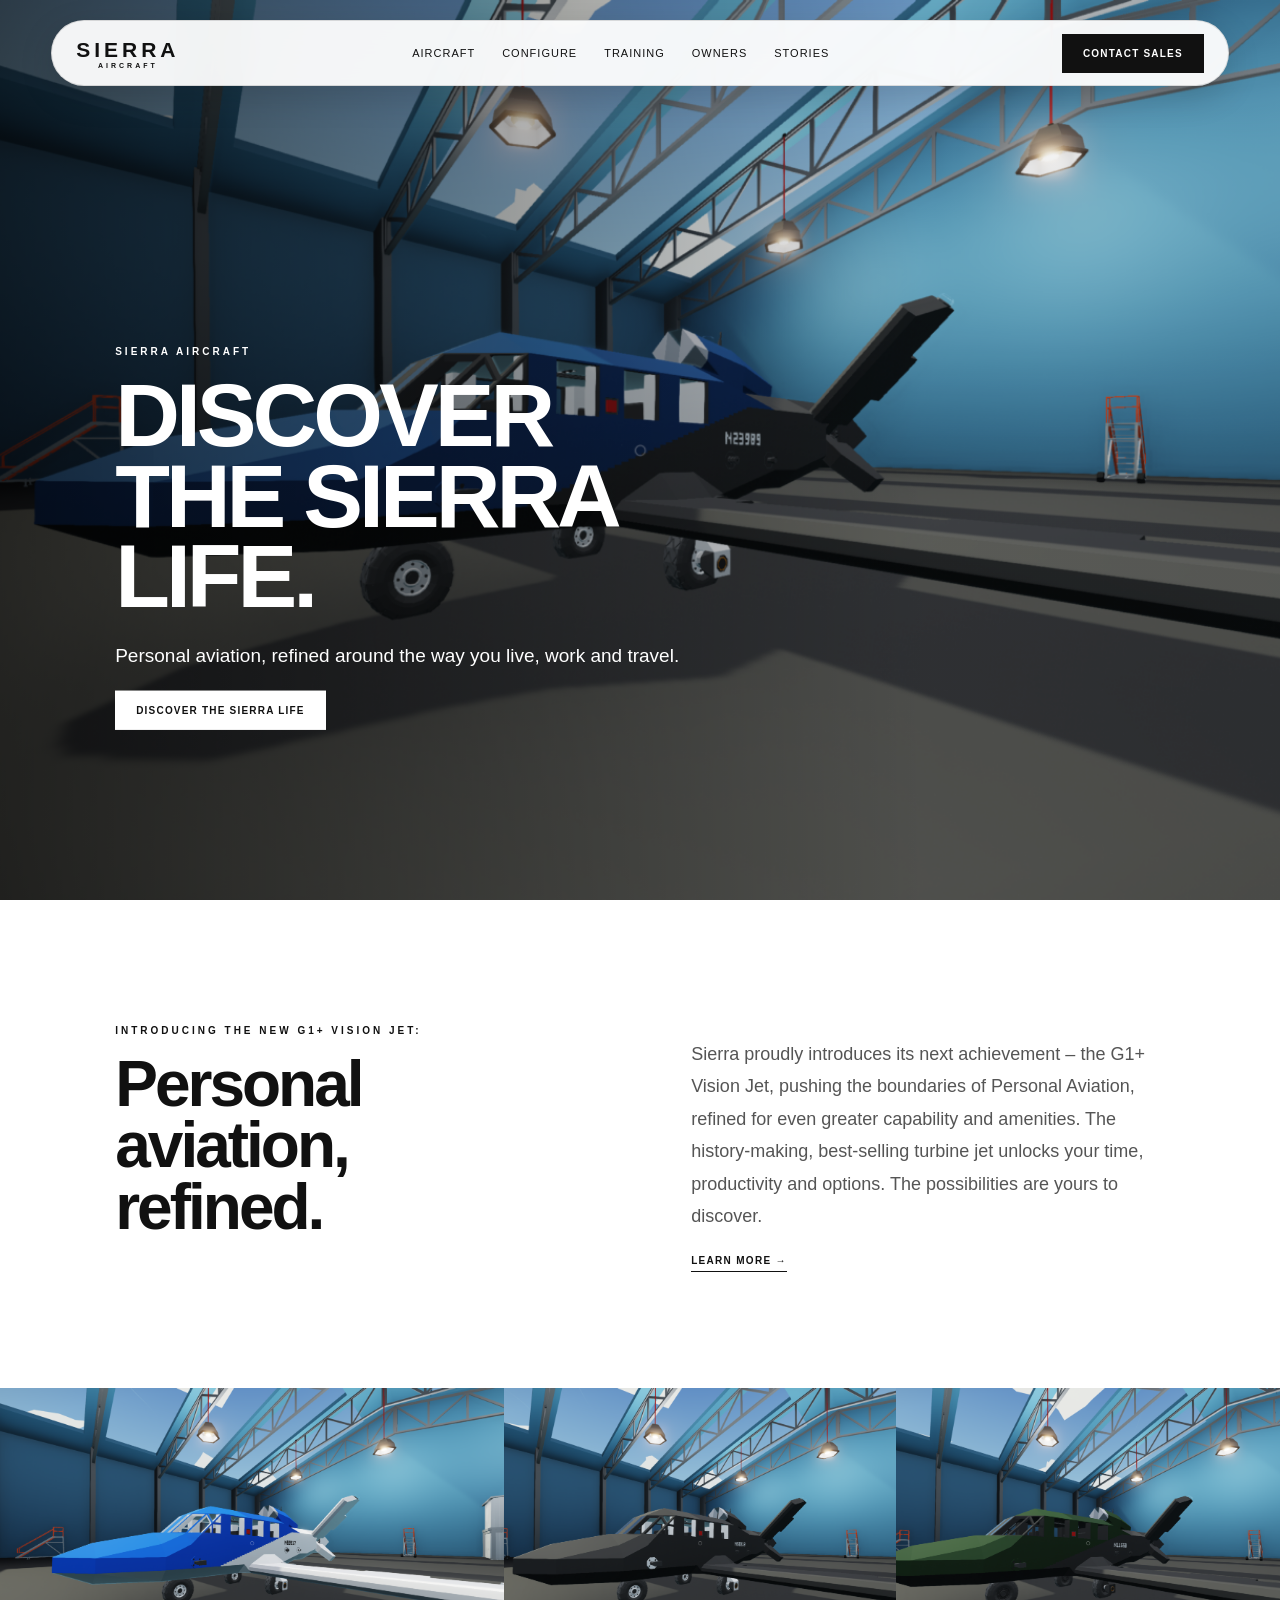
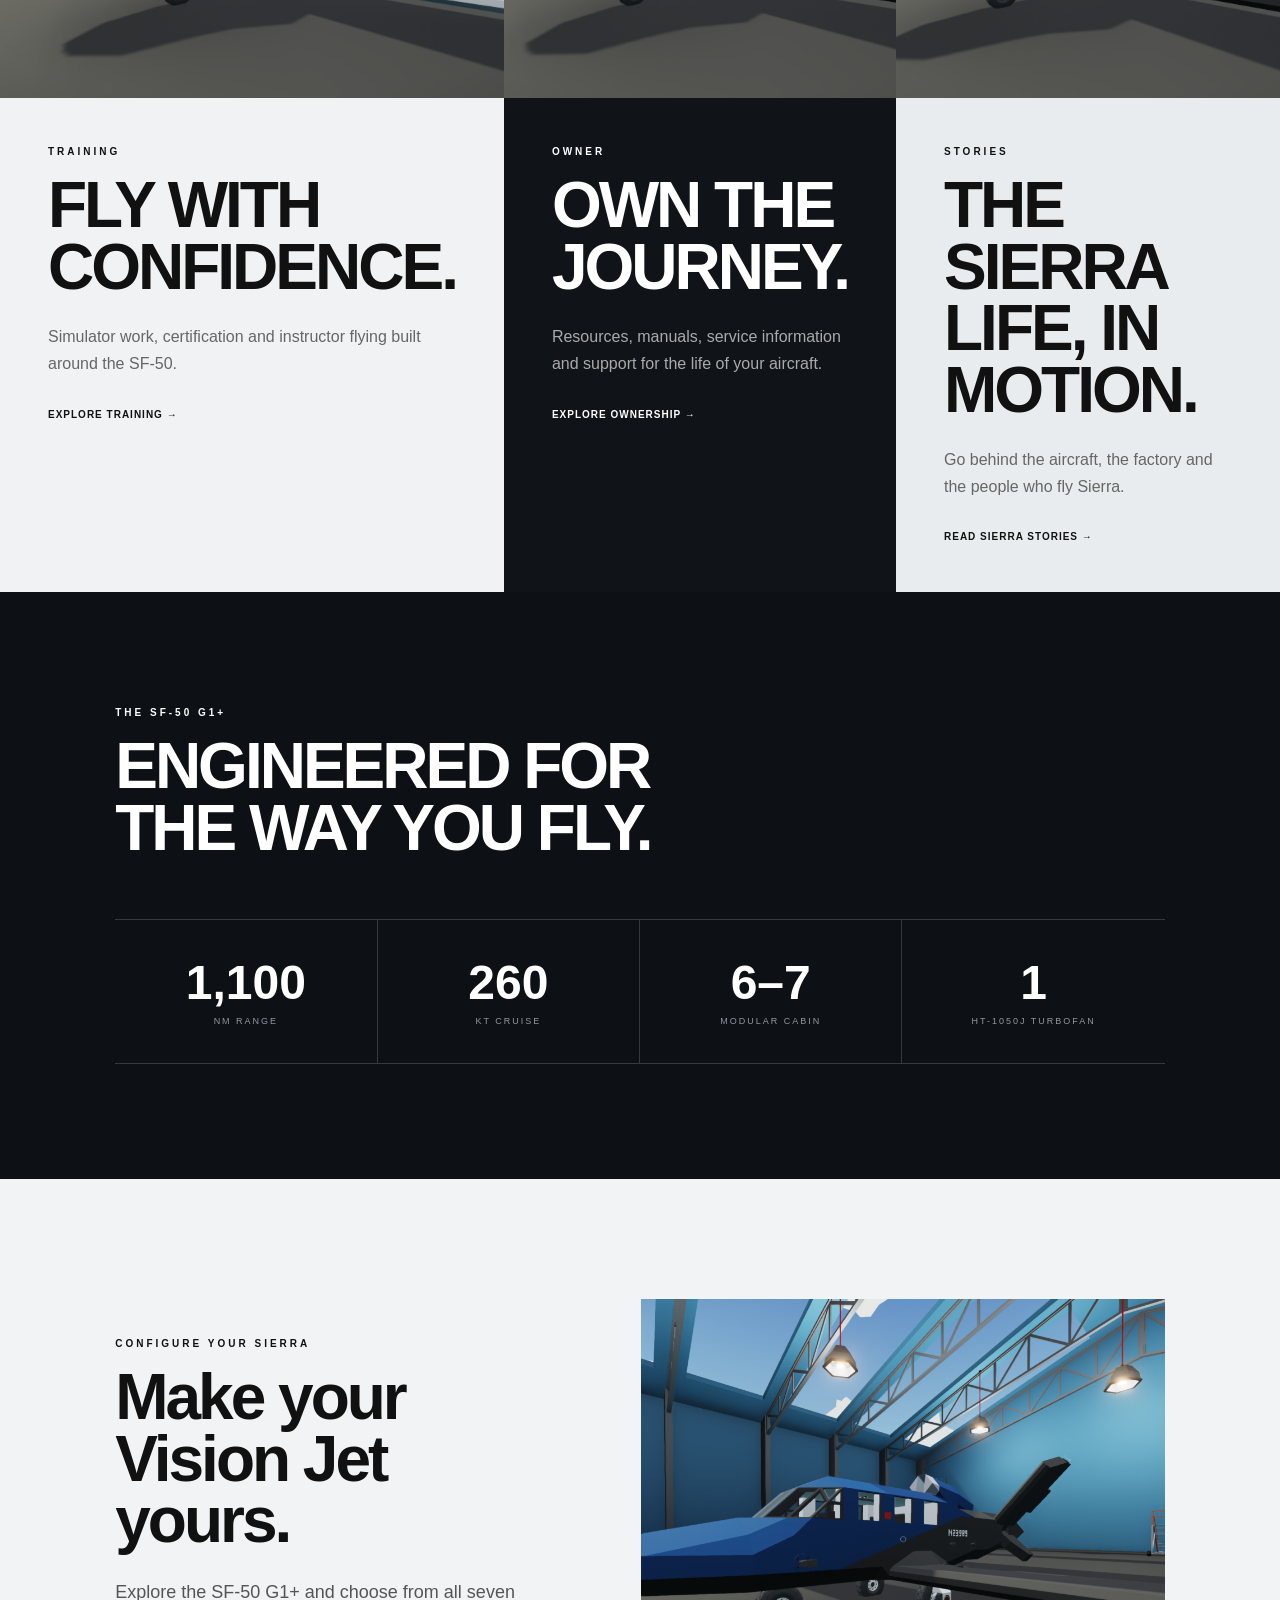
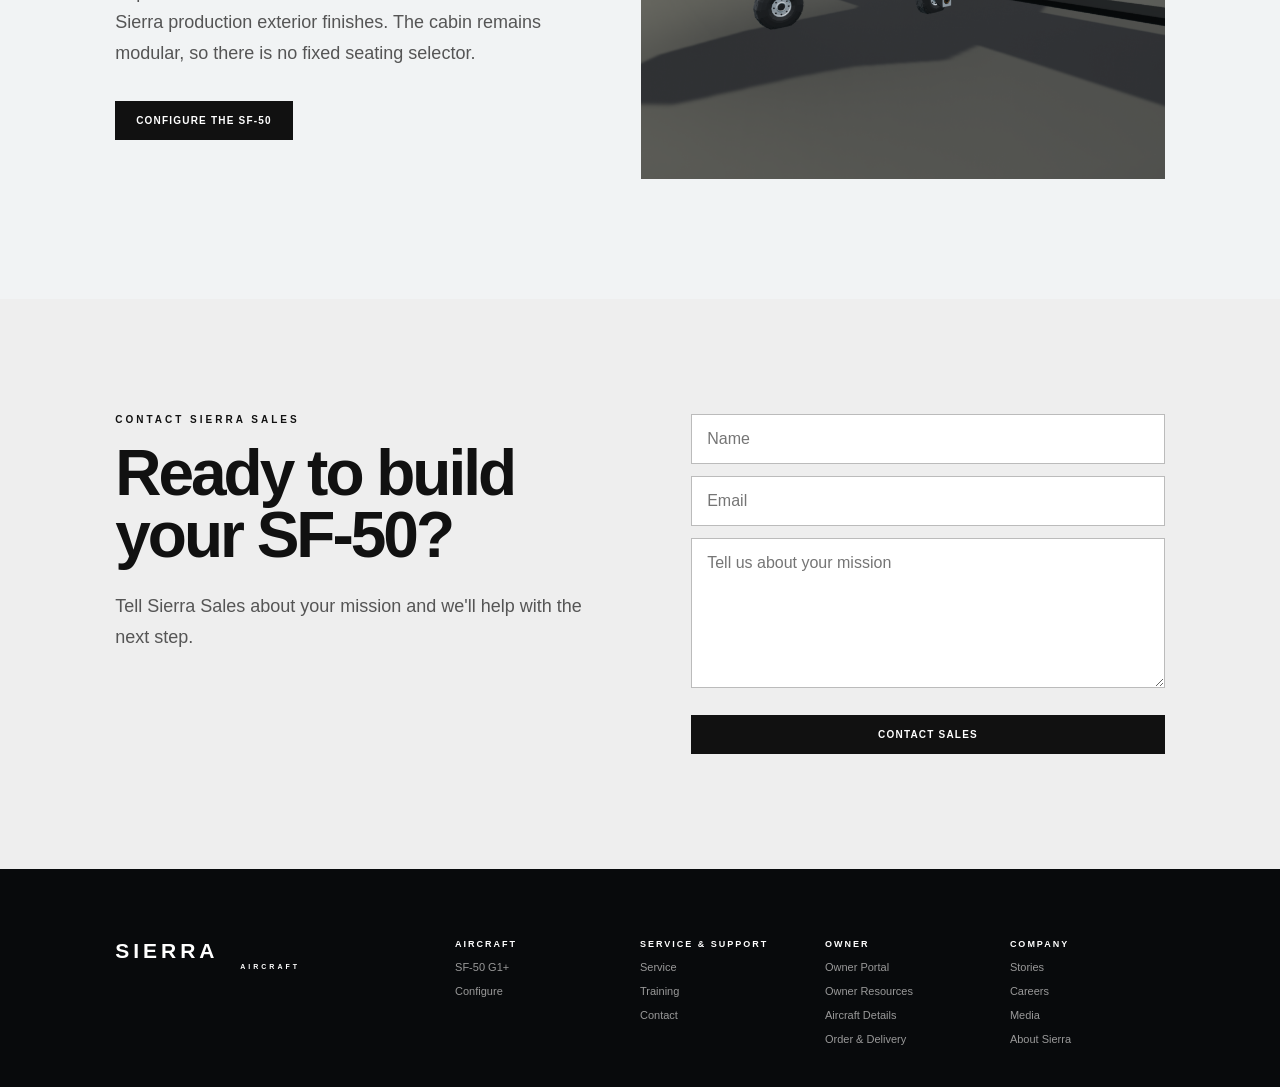
<file: index.html>
<!doctype html>
<html lang="en"><head><meta charset="utf-8"><meta name="viewport" content="width=device-width,initial-scale=1"><title>Sierra Aircraft | Discover the Sierra Life</title><link rel="stylesheet" href="styles.css"></head>
<body>
<header class="floatingHeader"><a class="logo" href="index.html">SIERRA <small>AIRCRAFT</small></a><nav><a href="aircraft.html">Aircraft</a><a href="configure.html">Configure</a><a href="training.html">Training</a><a href="owners.html">Owners</a><a href="stories.html">Stories</a></nav><a class="cta" href="#contact">Contact Sales</a></header>
<main>
<section class="hero lifeHero"><img src="Poseidon.png" alt="Sierra SF-50 G1+ Vision Jet"><div class="shade"></div><div class="heroText"><p class="eyebrow">SIERRA AIRCRAFT</p><h1>DISCOVER<br>THE SIERRA LIFE.</h1><span>Personal aviation, refined around the way you live, work and travel.</span><div><a class="btn light" href="#g1">DISCOVER THE SIERRA LIFE</a></div></div></section>

<section id="g1" class="intro g1Intro"><div><p class="eyebrow">INTRODUCING THE NEW G1+ VISION JET:</p><h2>Personal aviation,<br>refined.</h2></div><div><p>Sierra proudly introduces its next achievement – the G1+ Vision Jet, pushing the boundaries of Personal Aviation, refined for even greater capability and amenities. The history-making, best-selling turbine jet unlocks your time, productivity and options. The possibilities are yours to discover.</p><a class="textLink" href="aircraft.html">LEARN MORE →</a></div></section>

<section class="featureTiles">
<article><div class="tileImage tileTraining"></div><div><p class="eyebrow">TRAINING</p><h2>FLY WITH CONFIDENCE.</h2><p>Simulator work, certification and instructor flying built around the SF-50.</p><a href="training.html">EXPLORE TRAINING →</a></div></article>
<article><div class="tileImage tileOwner"></div><div><p class="eyebrow">OWNER</p><h2>OWN THE JOURNEY.</h2><p>Resources, manuals, service information and support for the life of your aircraft.</p><a href="owners.html">EXPLORE OWNERSHIP →</a></div></article>
<article><div class="tileImage tileStories"></div><div><p class="eyebrow">STORIES</p><h2>THE SIERRA LIFE, IN MOTION.</h2><p>Go behind the aircraft, the factory and the people who fly Sierra.</p><a href="stories.html">READ SIERRA STORIES →</a></div></article>
</section>

<section class="dark experience"><p class="eyebrow">THE SF-50 G1+</p><h2>ENGINEERED FOR<br>THE WAY YOU FLY.</h2><div class="stats darkStats"><div><b>1,100</b><span>NM RANGE</span></div><div><b>260</b><span>KT CRUISE</span></div><div><b>6–7</b><span>MODULAR CABIN</span></div><div><b>1</b><span>HT-1050J TURBOFAN</span></div></div></section>

<section id="configure" class="configureCallout"><div><p class="eyebrow">CONFIGURE YOUR SIERRA</p><h2>Make your Vision Jet yours.</h2><p>Explore the SF-50 G1+ and choose from all seven Sierra production exterior finishes. The cabin remains modular, so there is no fixed seating selector.</p><a class="btn darkBtn" href="sf50-configurator.html">CONFIGURE THE SF-50</a></div><div class="configPreview"><img src="Poseidon.png" alt="SF-50 Poseidon"></div></section>

<section id="contact" class="contact"><div><p class="eyebrow">CONTACT SIERRA SALES</p><h2>Ready to build<br>your SF-50?</h2><p>Tell Sierra Sales about your mission and we'll help with the next step.</p></div><form onsubmit="event.preventDefault();this.querySelector('button').textContent='REQUEST SENT';"><input required placeholder="Name"><input required type="email" placeholder="Email"><textarea required placeholder="Tell us about your mission"></textarea><button class="btn darkBtn">CONTACT SALES</button></form></section>
</main>
<footer><div class="logo">SIERRA <small>AIRCRAFT</small></div><div><h4>AIRCRAFT</h4><a href="aircraft.html">SF-50 G1+</a><a href="sf50-configurator.html">Configure</a></div><div><h4>SERVICE & SUPPORT</h4><a href="owners.html">Service</a><a href="training.html">Training</a><a href="#contact">Contact</a></div><div><h4>OWNER</h4><a href="owners.html">Owner Portal</a><a href="training.html">Owner Resources</a><a href="aircraft.html">Aircraft Details</a><a href="#contact">Order & Delivery</a></div><div><h4>COMPANY</h4><a href="stories.html">Stories</a><a href="#contact">Careers</a><a href="#contact">Media</a><a href="#contact">About Sierra</a></div></footer>
</body></html>
</file>
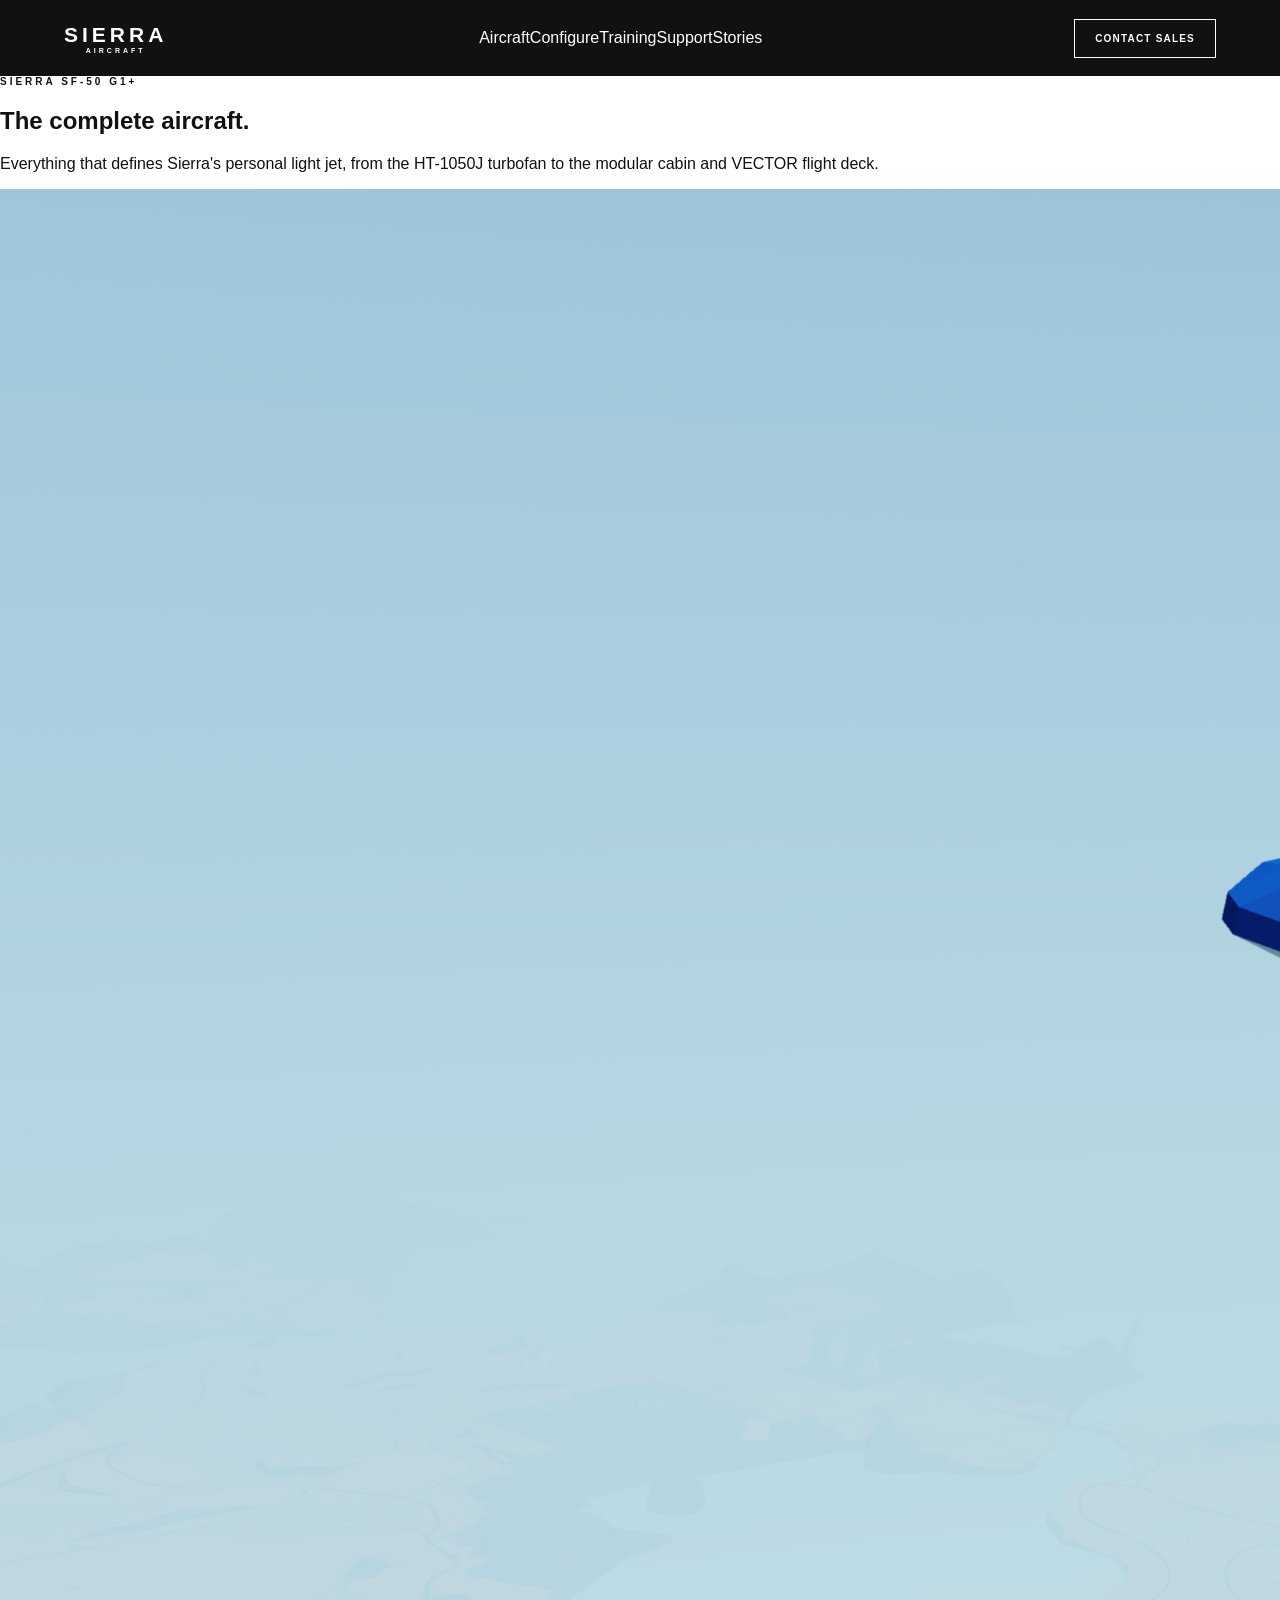
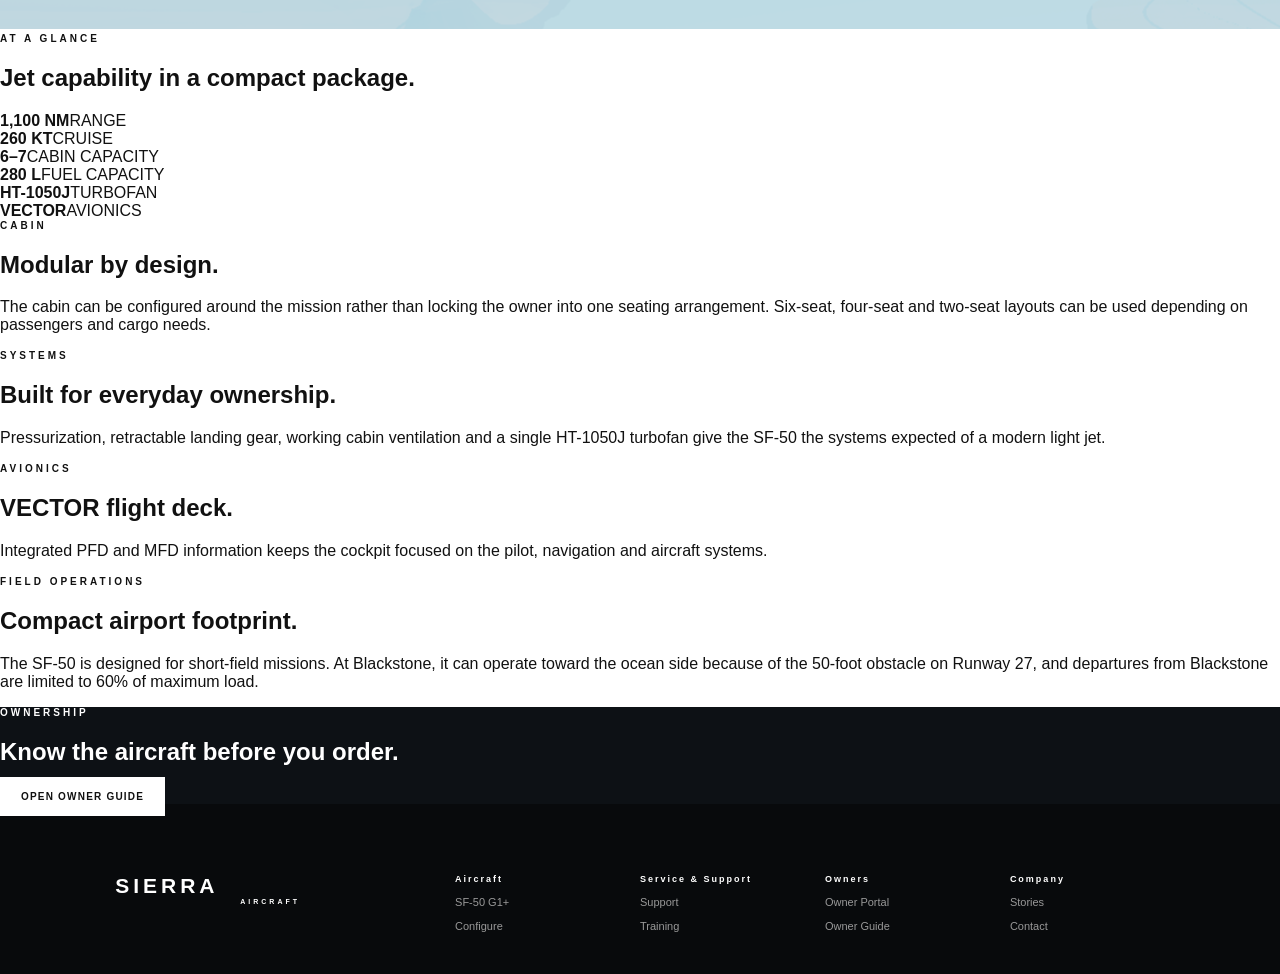
<file: aircraft.html>
<!doctype html><html lang="en"><head><meta charset="utf-8"><meta name="viewport" content="width=device-width,initial-scale=1"><title>SF-50 G1+ | Sierra Aircraft</title><link rel="stylesheet" href="styles.css"></head><body>
<header style="background:#111;position:relative"><a class="logo" href="index.html">SIERRA <small>AIRCRAFT</small></a><nav><a href="aircraft.html">Aircraft</a><a href="configure.html">Configure</a><a href="training.html">Training</a><a href="owners.html">Support</a><a href="stories.html">Stories</a></nav><a class="cta" href="index.html#contact">Contact Sales</a></header>
<section class="pageHero"><p class="eyebrow">SIERRA SF-50 G1+</p><h1>The complete aircraft.</h1><p>Everything that defines Sierra's personal light jet, from the HT-1050J turbofan to the modular cabin and VECTOR flight deck.</p></section>
<section class="specDetail"><div><img src="Base Profile Screenshot 2026.09.27 - 17.18.28.24.png"></div><div><p class="eyebrow">AT A GLANCE</p><h2>Jet capability in a compact package.</h2><div class="detailGrid"><div><b>1,100 NM</b><span>RANGE</span></div><div><b>260 KT</b><span>CRUISE</span></div><div><b>6–7</b><span>CABIN CAPACITY</span></div><div><b>280 L</b><span>FUEL CAPACITY</span></div><div><b>HT-1050J</b><span>TURBOFAN</span></div><div><b>VECTOR</b><span>AVIONICS</span></div></div></div></section>
<section class="detailSections"><article><p class="eyebrow">CABIN</p><h2>Modular by design.</h2><p>The cabin can be configured around the mission rather than locking the owner into one seating arrangement. Six-seat, four-seat and two-seat layouts can be used depending on passengers and cargo needs.</p></article><article><p class="eyebrow">SYSTEMS</p><h2>Built for everyday ownership.</h2><p>Pressurization, retractable landing gear, working cabin ventilation and a single HT-1050J turbofan give the SF-50 the systems expected of a modern light jet.</p></article><article><p class="eyebrow">AVIONICS</p><h2>VECTOR flight deck.</h2><p>Integrated PFD and MFD information keeps the cockpit focused on the pilot, navigation and aircraft systems.</p></article><article><p class="eyebrow">FIELD OPERATIONS</p><h2>Compact airport footprint.</h2><p>The SF-50 is designed for short-field missions. At Blackstone, it can operate toward the ocean side because of the 50-foot obstacle on Runway 27, and departures from Blackstone are limited to 60% of maximum load.</p></article></section>
<section class="dark"><p class="eyebrow">OWNERSHIP</p><h2>Know the aircraft before you order.</h2><a class="btn light" href="training.html">Open Owner Guide</a></section>
<footer><div class="logo">SIERRA <small>AIRCRAFT</small></div><div><h4>Aircraft</h4><a href="aircraft.html">SF-50 G1+</a><a href="configure.html">Configure</a></div><div><h4>Service & Support</h4><a href="owners.html">Support</a><a href="training.html">Training</a></div><div><h4>Owners</h4><a href="owners.html">Owner Portal</a><a href="training.html">Owner Guide</a></div><div><h4>Company</h4><a href="stories.html">Stories</a><a href="index.html#contact">Contact</a></div></footer></body></html>
</file>
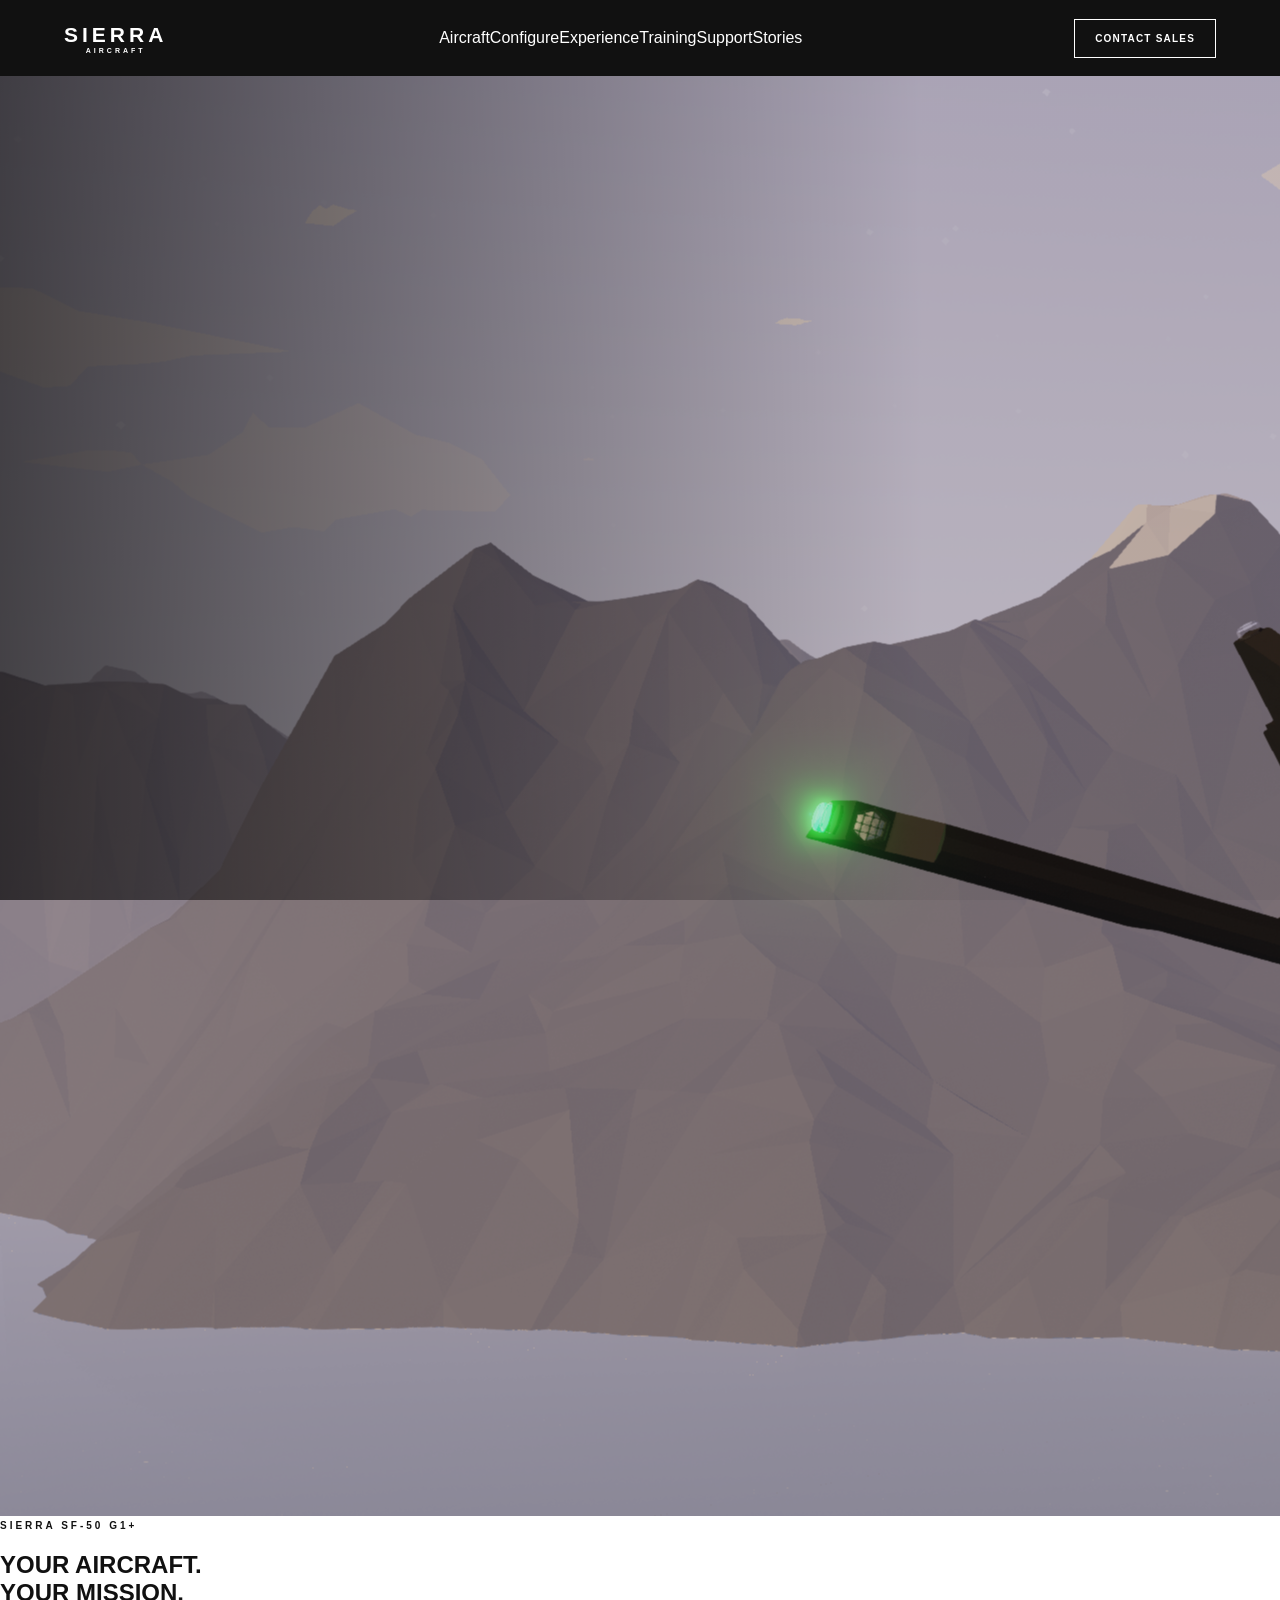
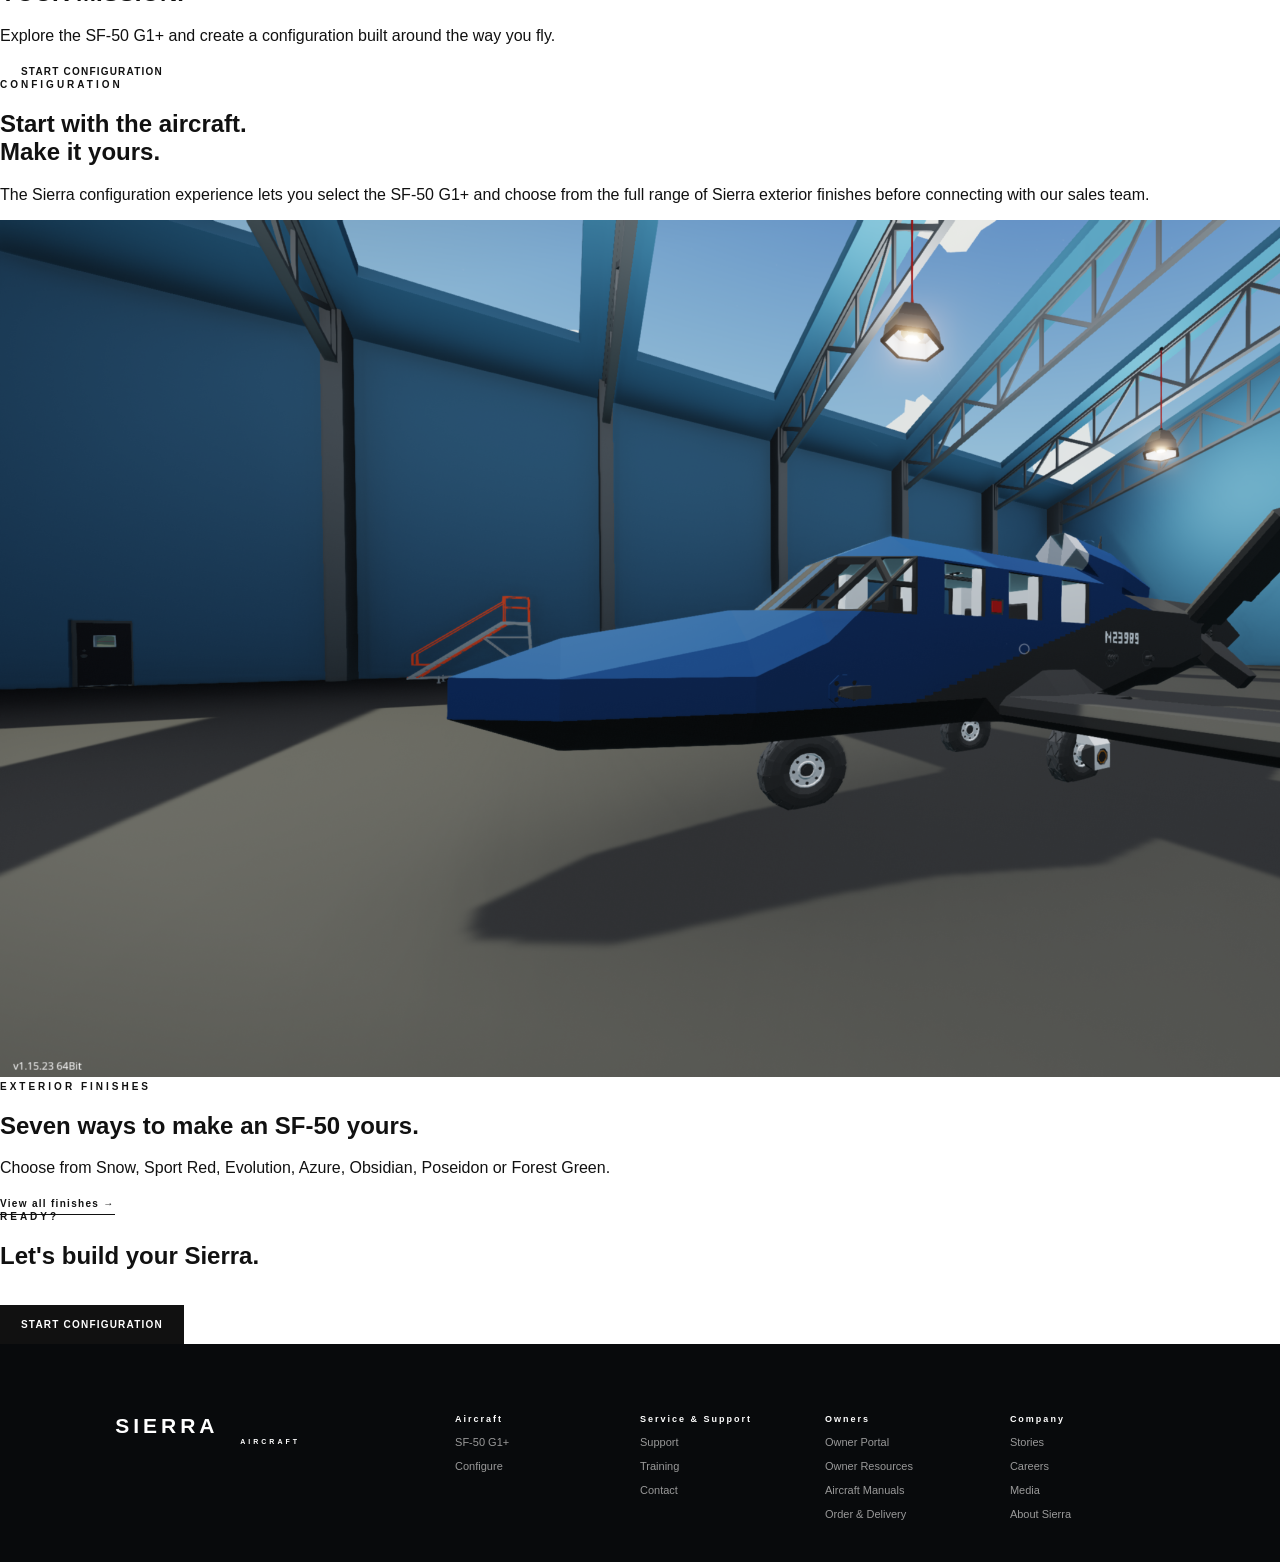
<file: configure.html>
<!doctype html>
<html lang="en">
<head>
<meta charset="utf-8">
<meta name="viewport" content="width=device-width,initial-scale=1">
<title>Configure | Sierra Aircraft</title>
<link rel="stylesheet" href="styles.css">
</head>
<body>
<header style="background:#111;position:relative">
<a class="logo" href="index.html">SIERRA <small>AIRCRAFT</small></a>
<nav><a href="aircraft.html">Aircraft</a><a href="configure.html">Configure</a><a href="index.html#experience">Experience</a><a href="training.html">Training</a><a href="owners.html">Support</a><a href="stories.html">Stories</a></nav>
<a class="cta" href="index.html#contact">Contact Sales</a>
</header>

<section class="configLandingHero">
  <img src="Base Profile Screenshot 2026.09.27 - 17.16.39.25.png" alt="Sierra SF-50 G1+ over the mountains">
  <div class="shade"></div>
  <div class="configLandingText">
    <p class="eyebrow">SIERRA SF-50 G1+</p>
    <h1>YOUR AIRCRAFT.<br>YOUR MISSION.</h1>
    <p>Explore the SF-50 G1+ and create a configuration built around the way you fly.</p>
    <a class="btn light" href="sf50-configurator.html">Start Configuration</a>
  </div>
</section>

<section class="configIntro">
  <p class="eyebrow">CONFIGURATION</p>
  <h2>Start with the aircraft.<br>Make it yours.</h2>
  <p>The Sierra configuration experience lets you select the SF-50 G1+ and choose from the full range of Sierra exterior finishes before connecting with our sales team.</p>
</section>

<section class="configFeature">
  <div><img src="Poseidon.png" alt="Sierra SF-50 G1+ Poseidon"></div>
  <div><p class="eyebrow">EXTERIOR FINISHES</p><h2>Seven ways to make an SF-50 yours.</h2><p>Choose from Snow, Sport Red, Evolution, Azure, Obsidian, Poseidon or Forest Green.</p><a class="textLink" href="sf50-configurator.html">View all finishes →</a></div>
</section>

<section class="configCTA">
  <p class="eyebrow">READY?</p><h2>Let's build your Sierra.</h2>
  <a class="btn darkBtn" href="sf50-configurator.html">Start Configuration</a>
</section>

<footer>
<div class="logo">SIERRA <small>AIRCRAFT</small></div>
<div><h4>Aircraft</h4><a href="index.html#aircraft">SF-50 G1+</a><a href="configure.html">Configure</a></div>
<div><h4>Service & Support</h4><a href="owners.html">Support</a><a href="training.html">Training</a><a href="index.html#contact">Contact</a></div>
<div><h4>Owners</h4><a href="owners.html">Owner Portal</a><a href="index.html#support">Owner Resources</a><a href="index.html#support">Aircraft Manuals</a><a href="index.html#contact">Order & Delivery</a></div>
<div><h4>Company</h4><a href="stories.html">Stories</a><a href="index.html#contact">Careers</a><a href="index.html#contact">Media</a><a href="index.html#contact">About Sierra</a></div>
</footer>
</body>
</html>
</file>
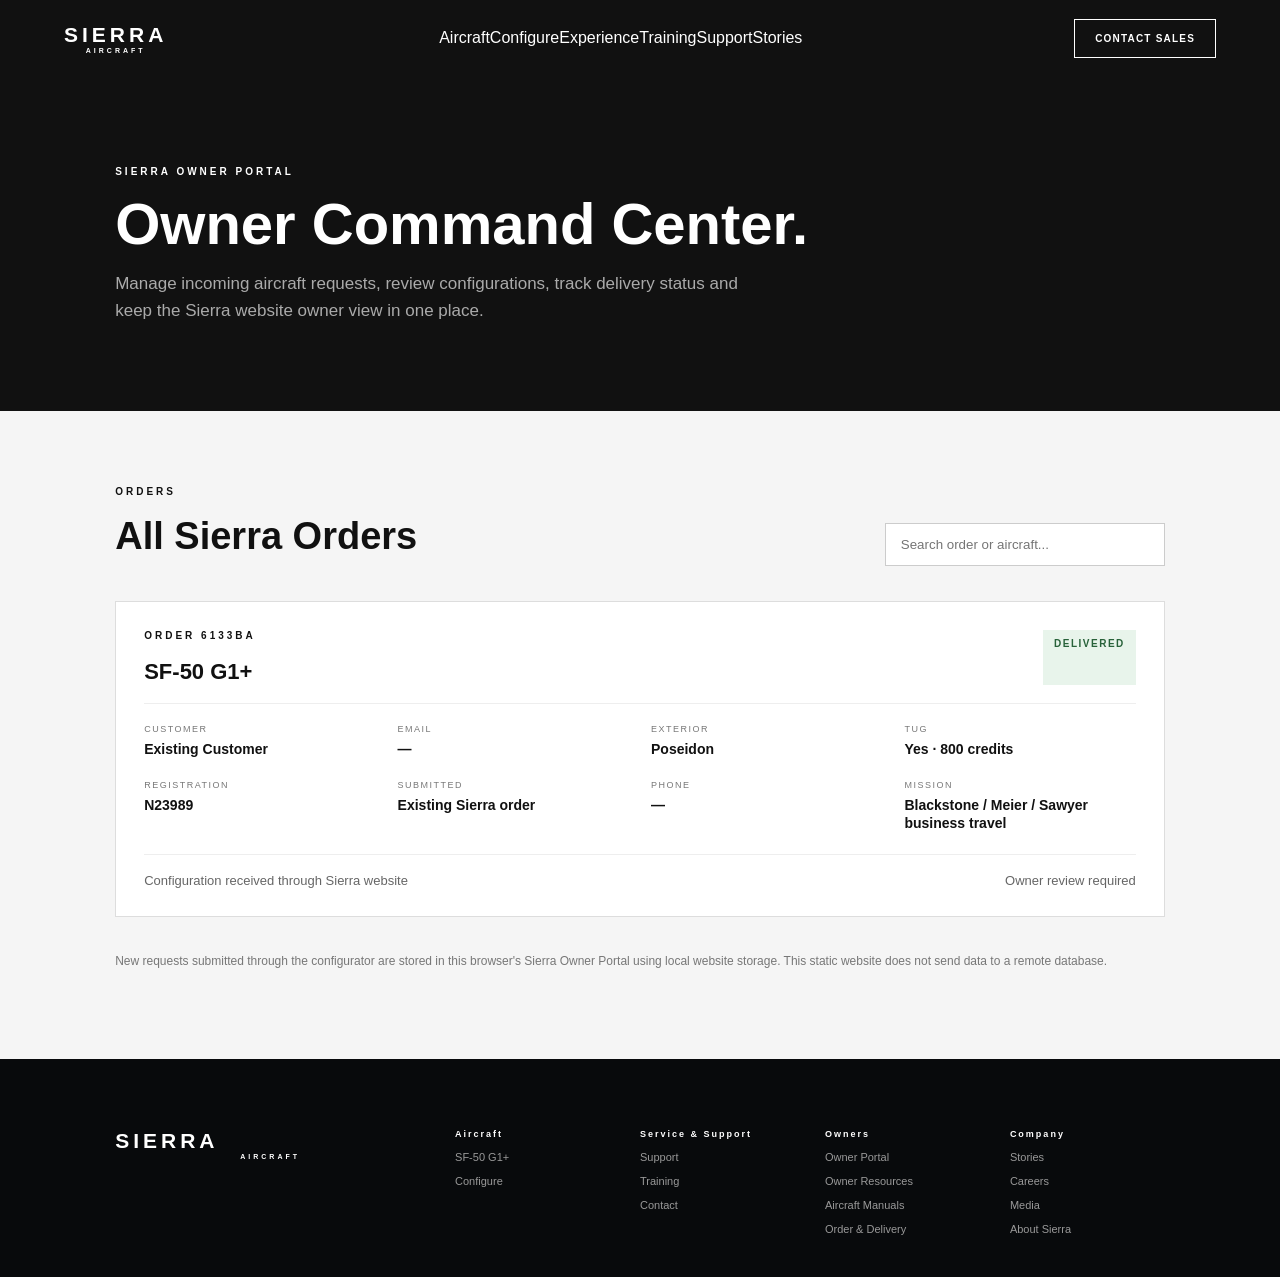
<file: owners.html>
<!doctype html>
<html lang="en">
<head>
<meta charset="utf-8">
<meta name="viewport" content="width=device-width,initial-scale=1">
<title>Owner Portal | Sierra Aircraft</title>
<link rel="stylesheet" href="styles.css">
<style>
.ownerHero{background:#111;color:#fff;padding:90px 9% 70px}.ownerHero h1{font-size:58px;line-height:1;margin:12px 0}.ownerHero p:not(.eyebrow){color:#aaa;font-size:17px;max-width:650px;line-height:1.6}
.ownerMain{padding:75px 9%;background:#f5f5f5}.ownerTop{display:flex;justify-content:space-between;align-items:end;margin-bottom:35px}.ownerTop h2{font-size:38px;margin:8px 0}.ownerSearch{padding:13px 15px;border:1px solid #ccc;width:280px;background:#fff}
.orders{display:grid;gap:18px}.orderCard{background:#fff;border:1px solid #ddd;padding:28px}.orderHead{display:flex;justify-content:space-between;gap:20px;border-bottom:1px solid #eee;padding-bottom:18px;margin-bottom:20px}.orderHead h3{margin:0;font-size:22px}.status{font-size:10px;letter-spacing:1.5px;font-weight:bold;padding:8px 11px;background:#e8f4eb;color:#28623a;white-space:nowrap}.orderGrid{display:grid;grid-template-columns:repeat(4,1fr);gap:22px}.orderGrid span{display:block;font-size:9px;letter-spacing:1.5px;color:#777;margin-bottom:6px}.orderGrid b{font-size:14px}.orderFoot{margin-top:22px;padding-top:18px;border-top:1px solid #eee;display:flex;justify-content:space-between;color:#666;font-size:13px}.empty{background:#fff;border:1px solid #ddd;padding:40px;text-align:center;color:#666;display:none}
.ownerNote{margin-top:35px;font-size:12px;color:#777;line-height:1.6}
@media(max-width:800px){.ownerHero h1{font-size:44px}.ownerTop{display:block}.ownerSearch{width:100%;margin-top:20px}.orderGrid{grid-template-columns:1fr 1fr}.orderHead{display:block}.status{display:inline-block;margin-top:12px}}
</style>
</head>
<body>
<header style="background:#111;position:relative">
<a class="logo" href="index.html">SIERRA <small>AIRCRAFT</small></a>
<nav><a href="index.html#aircraft">Aircraft</a><a href="configure.html">Configure</a><a href="index.html#experience">Experience</a><a href="index.html#training">Training</a><a href="index.html#support">Support</a><a href="index.html#stories">Stories</a></nav>
<a class="cta" href="index.html#contact">Contact Sales</a>
</header>

<section class="ownerHero">
<p class="eyebrow">SIERRA OWNER PORTAL</p>
<h1>Owner Command Center.</h1>
<p>Manage incoming aircraft requests, review configurations, track delivery status and keep the Sierra website owner view in one place.</p>
</section>

<main class="ownerMain">
<div class="ownerTop">
<div><p class="eyebrow">ORDERS</p><h2>All Sierra Orders</h2></div>
<input id="search" class="ownerSearch" placeholder="Search order or aircraft..." aria-label="Search orders">
</div>

<div id="orders" class="orders"></div><div id="empty" class="empty">No orders match your search.</div>
<p class="ownerNote">New requests submitted through the configurator are stored in this browser's Sierra Owner Portal using local website storage. This static website does not send data to a remote database.</p>
</main>

<footer>
<div class="logo">SIERRA <small>AIRCRAFT</small></div>
<div><h4>Aircraft</h4><a href="index.html#aircraft">SF-50 G1+</a><a href="configure.html">Configure</a></div>
<div><h4>Service & Support</h4><a href="index.html#support">Support</a><a href="index.html#training">Training</a><a href="index.html#contact">Contact</a></div>
<div><h4>Owners</h4><a href="owners.html">Owner Portal</a><a href="owners.html">Owner Resources</a><a href="owners.html">Aircraft Manuals</a><a href="index.html#contact">Order & Delivery</a></div>
<div><h4>Company</h4><a href="index.html#stories">Stories</a><a href="index.html#contact">Careers</a><a href="index.html#contact">Media</a><a href="index.html#contact">About Sierra</a></div>
</footer>

<script>
const search=document.getElementById("search"),wrap=document.getElementById("orders"),empty=document.getElementById("empty");
const seed={id:"6133BA",aircraft:"SF-50 G1+",paint:"Poseidon",tug:true,name:"Existing Customer",email:"",phone:"",mission:"Blackstone / Meier / Sawyer business travel",status:"DELIVERED",submitted:"Existing Sierra order",registration:"N23989"};
function render(){let orders=JSON.parse(localStorage.getItem("sierraOrders")||"[]");if(!orders.some(o=>o.id==="6133BA"))orders.push(seed);const q=search.value.toLowerCase().trim();const shown=orders.filter(o=>JSON.stringify(o).toLowerCase().includes(q));wrap.innerHTML=shown.map(o=>'<article class="orderCard"><div class="orderHead"><div><p class="eyebrow">ORDER '+(o.id||'—')+'</p><h3>'+ (o.aircraft||'SF-50 G1+')+'</h3></div><span class="status">'+(o.status||'NEW REQUEST')+'</span></div><div class="orderGrid"><div><span>CUSTOMER</span><b>'+ (o.name||'—')+'</b></div><div><span>EMAIL</span><b>'+ (o.email||'—')+'</b></div><div><span>EXTERIOR</span><b>'+ (o.paint||'—')+'</b></div><div><span>TUG</span><b>'+ (o.tug?'Yes · 800 credits':'No')+'</b></div><div><span>REGISTRATION</span><b>'+ (o.registration||'Pending')+'</b></div><div><span>SUBMITTED</span><b>'+ (o.submitted||'—')+'</b></div><div><span>PHONE</span><b>'+ (o.phone||'—')+'</b></div><div><span>MISSION</span><b>'+ (o.mission||'—')+'</b></div></div><div class="orderFoot"><span>Configuration received through Sierra website</span><span>Owner review required</span></div></article>').join("");empty.style.display=shown.length?"none":"block"}search.addEventListener("input",render);render();
</script>
</body>
</html>
</file>
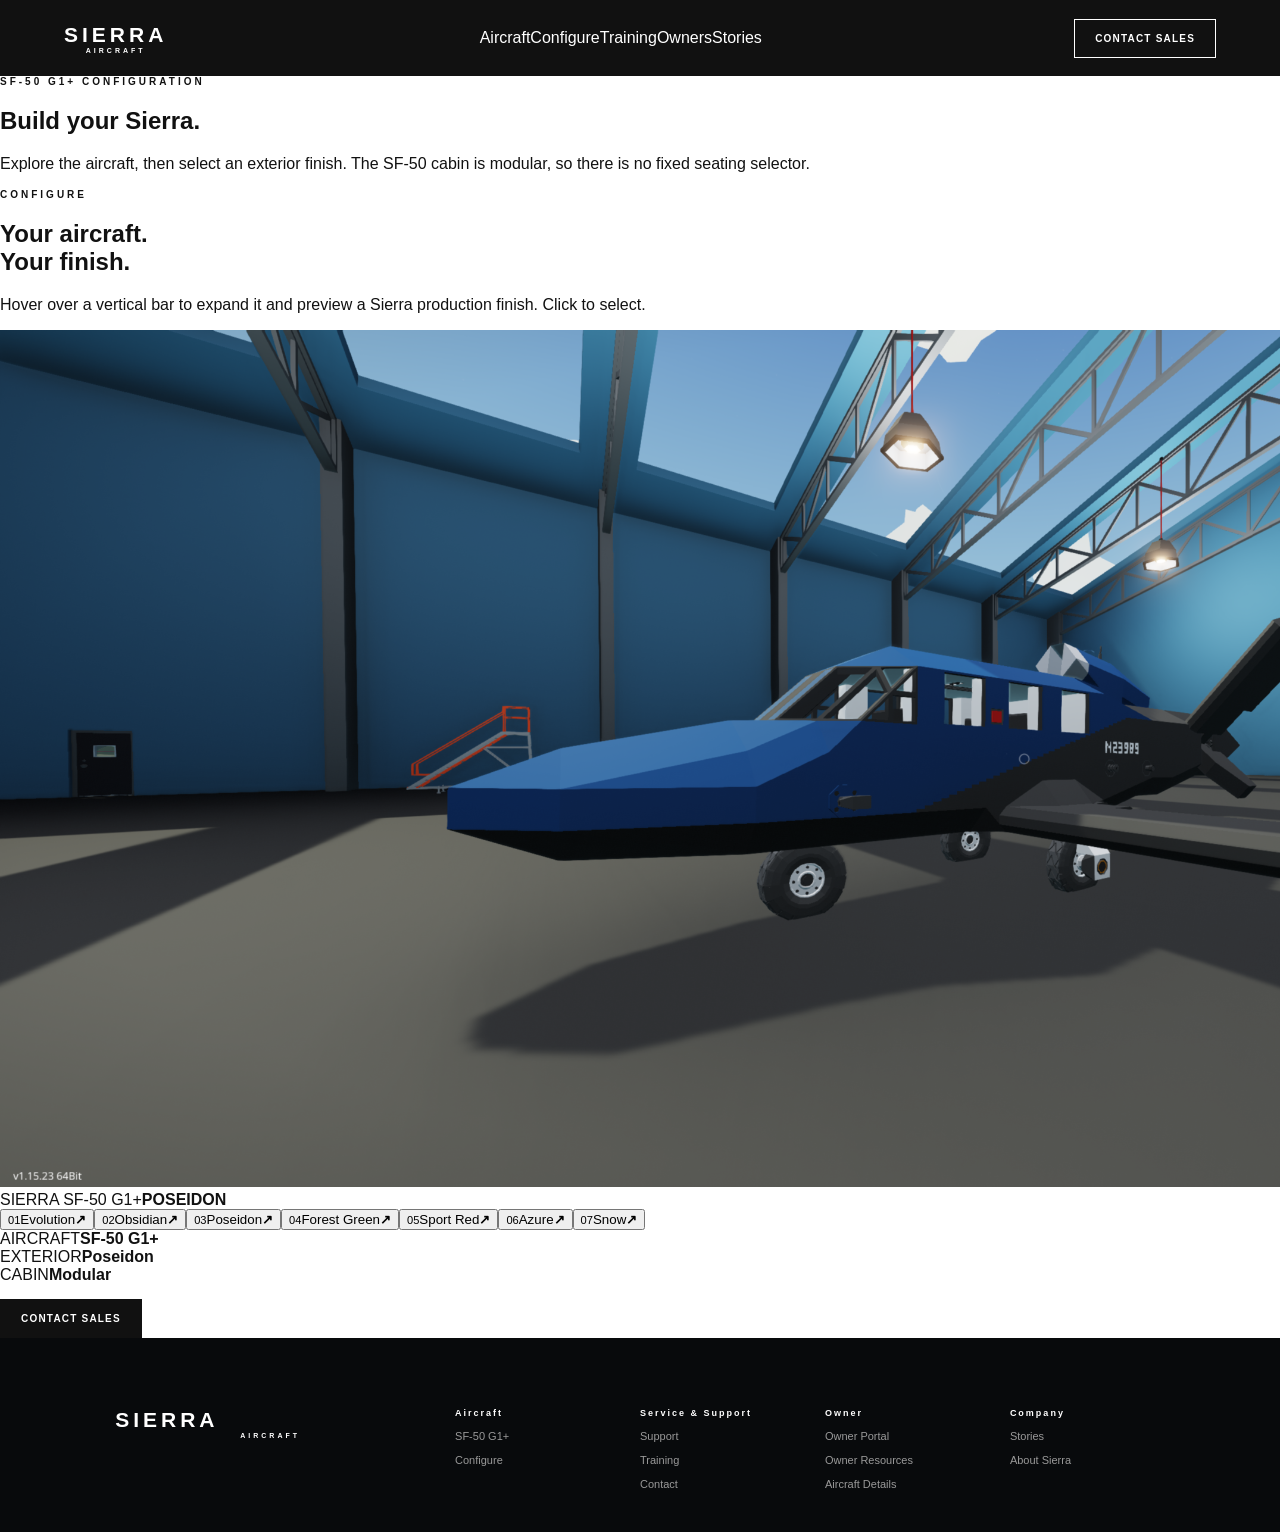
<file: sf50-configurator.html>
<!doctype html><html lang="en"><head><meta charset="utf-8"><meta name="viewport" content="width=device-width,initial-scale=1"><title>Configure Your SF-50 | Sierra Aircraft</title><link rel="stylesheet" href="styles.css"></head><body>
<header style="background:#111;position:relative"><a class="logo" href="index.html">SIERRA <small>AIRCRAFT</small></a><nav><a href="aircraft.html">Aircraft</a><a href="configure.html">Configure</a><a href="training.html">Training</a><a href="owners.html">Owners</a><a href="stories.html">Stories</a></nav><a class="cta" href="index.html#contact">Contact Sales</a></header>
<section class="pageHero"><p class="eyebrow">SF-50 G1+ CONFIGURATION</p><h1>Build your Sierra.</h1><p>Explore the aircraft, then select an exterior finish. The SF-50 cabin is modular, so there is no fixed seating selector.</p></section>
<main class="configurePage"><div class="configTop"><div><p class="eyebrow">CONFIGURE</p><h2>Your aircraft.<br>Your finish.</h2></div><p>Hover over a vertical bar to expand it and preview a Sierra production finish. Click to select.</p></div>
<div class="verticalConfigurator"><div class="configAircraft"><img id="preview" src="Poseidon.png" alt="Sierra SF-50 G1+ Poseidon"><div><span>SIERRA SF-50 G1+</span><b id="selectedName">POSEIDON</b></div></div><div class="verticalBars" id="bars"></div></div>
<div class="configReview"><div><span>AIRCRAFT</span><b>SF-50 G1+</b></div><div><span>EXTERIOR</span><b id="reviewName">Poseidon</b></div><div><span>CABIN</span><b>Modular</b></div><a class="btn darkBtn" href="index.html#contact">CONTACT SALES</a></div></main>
<footer><div class="logo">SIERRA <small>AIRCRAFT</small></div><div><h4>Aircraft</h4><a href="aircraft.html">SF-50 G1+</a><a href="configure.html">Configure</a></div><div><h4>Service & Support</h4><a href="owners.html">Support</a><a href="training.html">Training</a><a href="index.html#contact">Contact</a></div><div><h4>Owner</h4><a href="owners.html">Owner Portal</a><a href="training.html">Owner Resources</a><a href="aircraft.html">Aircraft Details</a></div><div><h4>Company</h4><a href="stories.html">Stories</a><a href="index.html#contact">About Sierra</a></div></footer>
<script>
const schemes={"Evolution":"Evolution.png","Obsidian":"Obsidian.png","Poseidon":"Poseidon.png","Forest Green":"Forest Green.png","Sport Red":"Sport Red.png","Azure":"Azure.png","Snow":"Snow.png"};const bars=document.getElementById("bars"),preview=document.getElementById("preview"),selectedName=document.getElementById("selectedName"),reviewName=document.getElementById("reviewName");
Object.entries(schemes).forEach(([name,src],i)=>{const b=document.createElement("button");b.className="vbar"+(name==="Poseidon"?" active":"");b.innerHTML="<small>0"+(i+1)+"</small><span>"+name+"</span><b>↗</b>";b.onmouseenter=()=>preview.src=src;b.onfocus=()=>preview.src=src;b.onclick=()=>{document.querySelectorAll(".vbar").forEach(x=>x.classList.remove("active"));b.classList.add("active");preview.src=src;selectedName.textContent=name.toUpperCase();reviewName.textContent=name};bars.appendChild(b)});
</script></body></html>
</file>
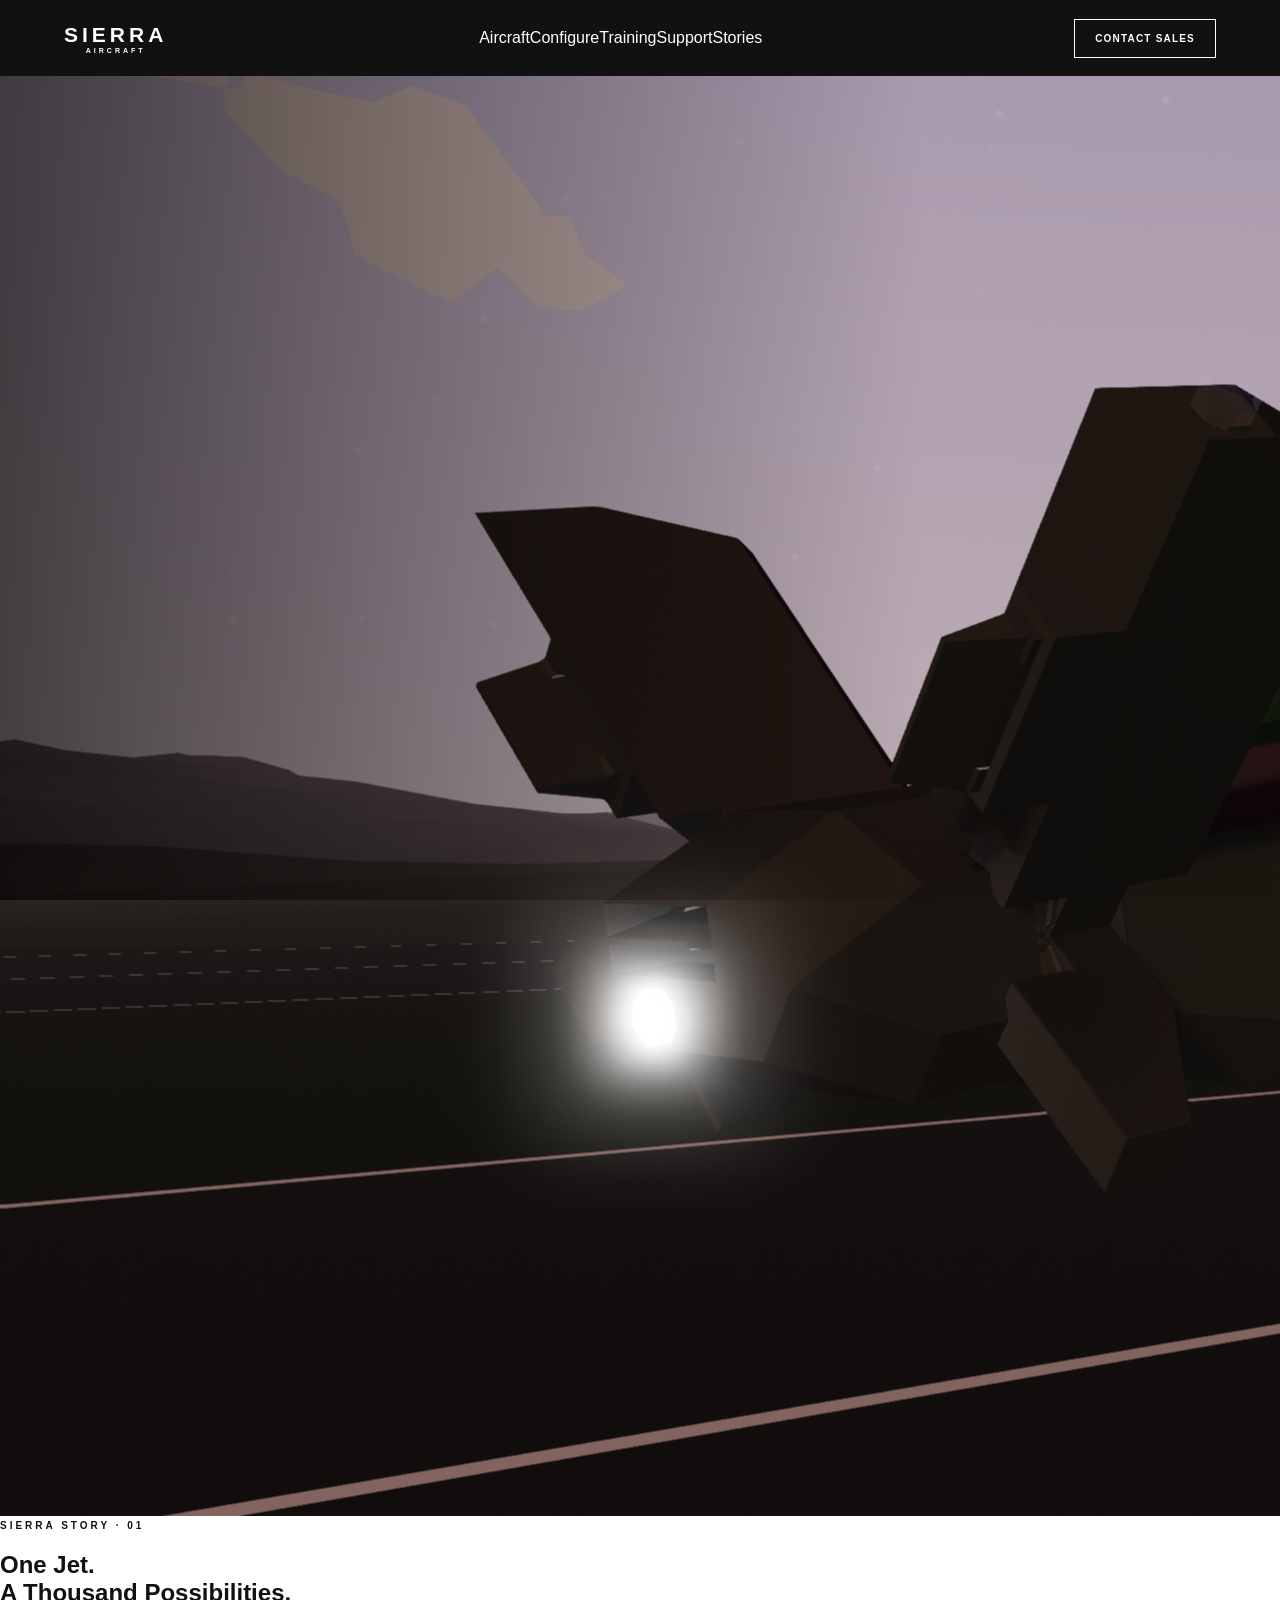
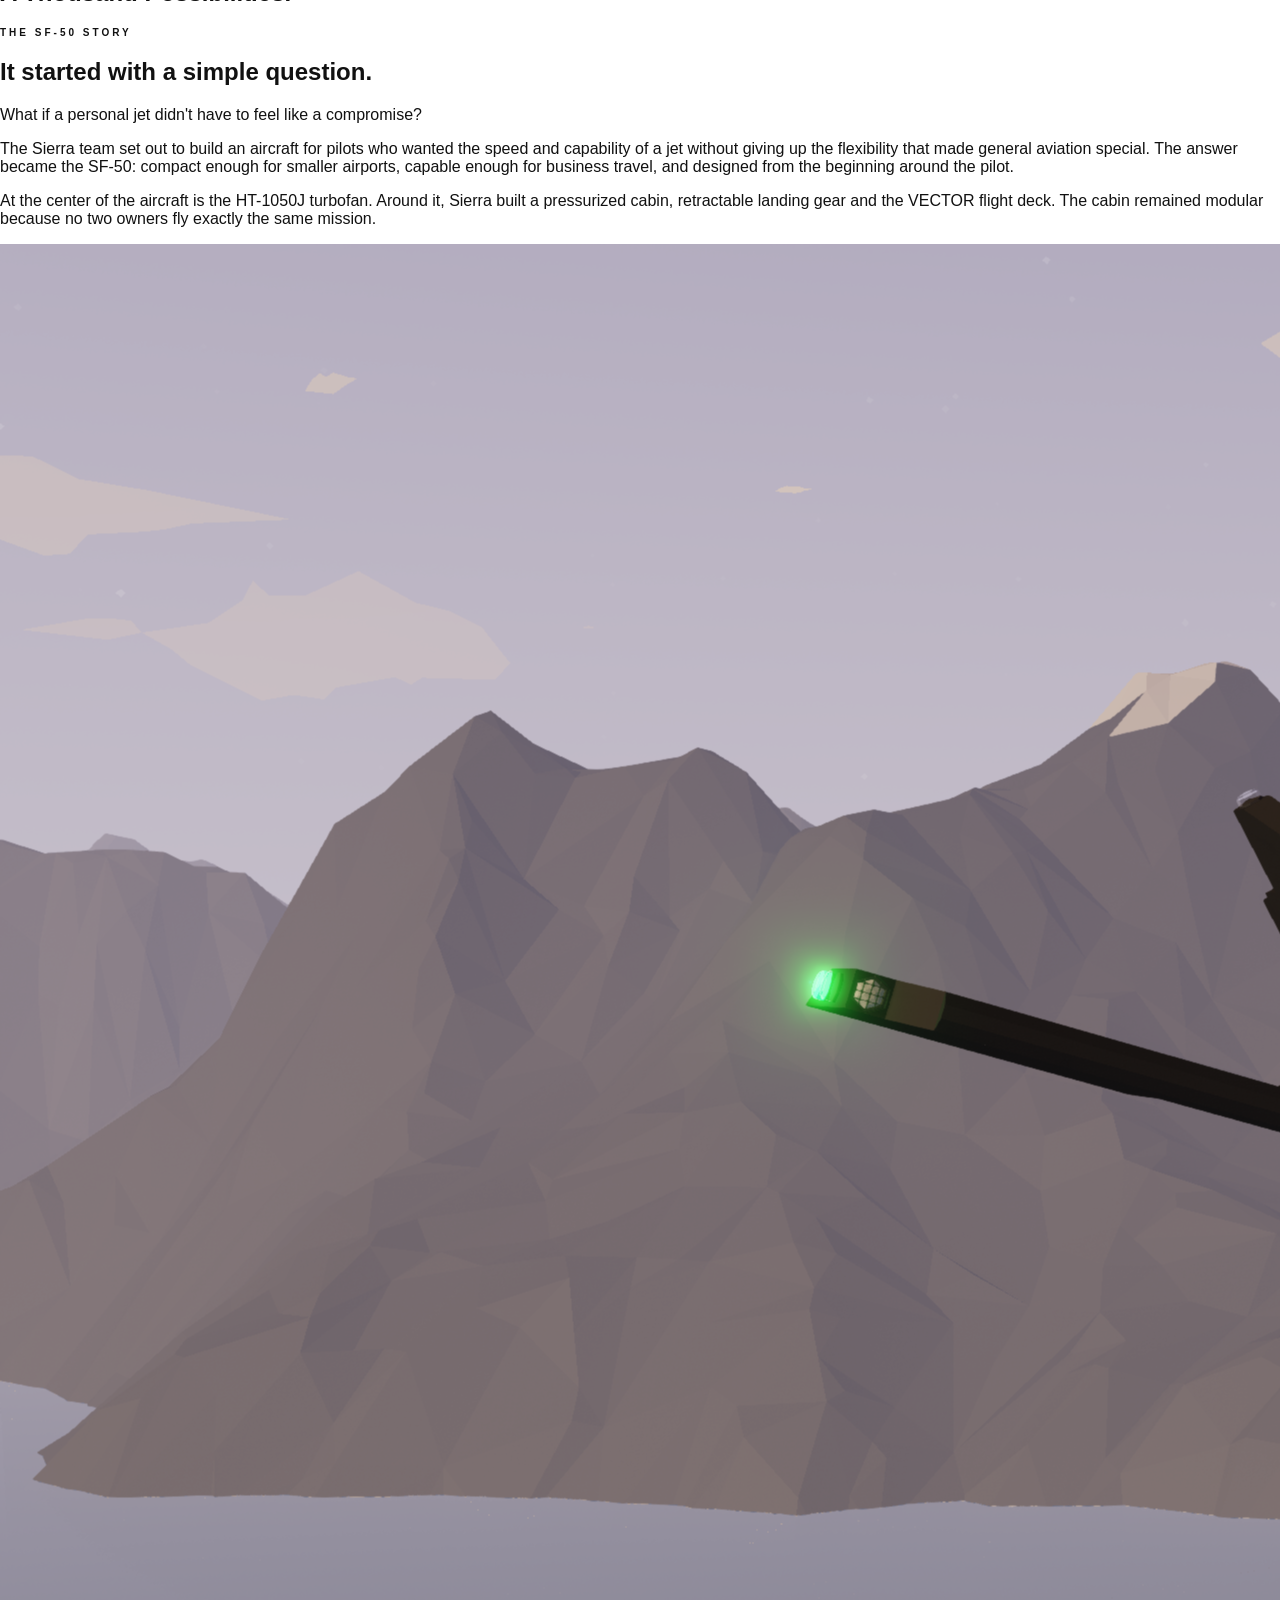
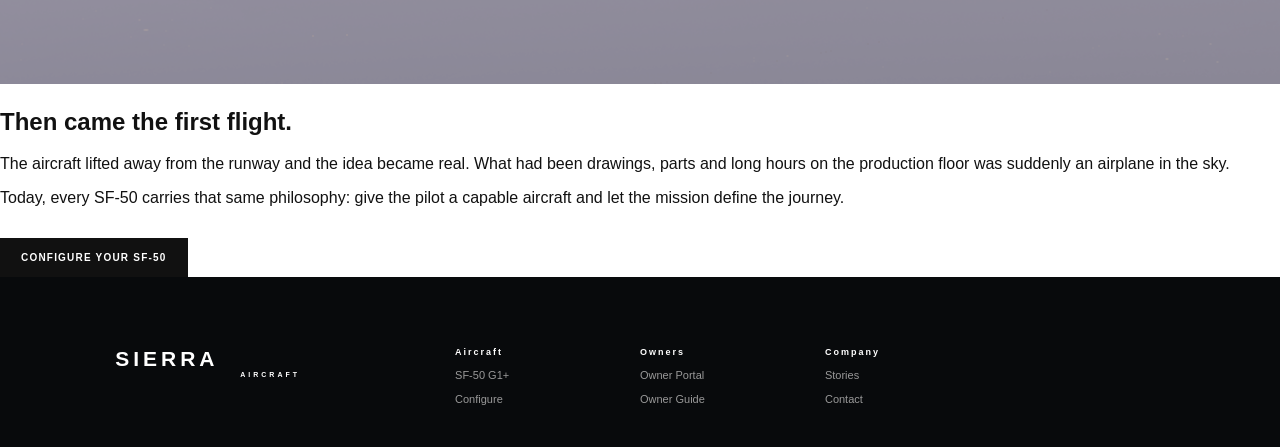
<file: stories.html>
<!doctype html><html lang="en"><head><meta charset="utf-8"><meta name="viewport" content="width=device-width,initial-scale=1"><title>Sierra Stories | Sierra Aircraft</title><link rel="stylesheet" href="styles.css"></head><body>
<header style="background:#111;position:relative"><a class="logo" href="index.html">SIERRA <small>AIRCRAFT</small></a><nav><a href="aircraft.html">Aircraft</a><a href="configure.html">Configure</a><a href="training.html">Training</a><a href="owners.html">Support</a><a href="stories.html">Stories</a></nav><a class="cta" href="index.html#contact">Contact Sales</a></header>
<section class="storyHero"><img src="Base Profile Screenshot 2026.09.27 - 17.22.26.82.png"><div class="shade"></div><div><p class="eyebrow">SIERRA STORY · 01</p><h1>One Jet.<br>A Thousand Possibilities.</h1></div></section>
<article class="storyArticle"><p class="eyebrow">THE SF-50 STORY</p><h2>It started with a simple question.</h2><p>What if a personal jet didn't have to feel like a compromise?</p><p>The Sierra team set out to build an aircraft for pilots who wanted the speed and capability of a jet without giving up the flexibility that made general aviation special. The answer became the SF-50: compact enough for smaller airports, capable enough for business travel, and designed from the beginning around the pilot.</p><p>At the center of the aircraft is the HT-1050J turbofan. Around it, Sierra built a pressurized cabin, retractable landing gear and the VECTOR flight deck. The cabin remained modular because no two owners fly exactly the same mission.</p><img src="Base Profile Screenshot 2026.09.27 - 17.16.39.25.png"><h2>Then came the first flight.</h2><p>The aircraft lifted away from the runway and the idea became real. What had been drawings, parts and long hours on the production floor was suddenly an airplane in the sky.</p><p>Today, every SF-50 carries that same philosophy: give the pilot a capable aircraft and let the mission define the journey.</p><a class="btn darkBtn" href="configure.html">Configure Your SF-50</a></article>
<footer><div class="logo">SIERRA <small>AIRCRAFT</small></div><div><h4>Aircraft</h4><a href="aircraft.html">SF-50 G1+</a><a href="configure.html">Configure</a></div><div><h4>Owners</h4><a href="owners.html">Owner Portal</a><a href="training.html">Owner Guide</a></div><div><h4>Company</h4><a href="stories.html">Stories</a><a href="index.html#contact">Contact</a></div></footer></body></html>
</file>
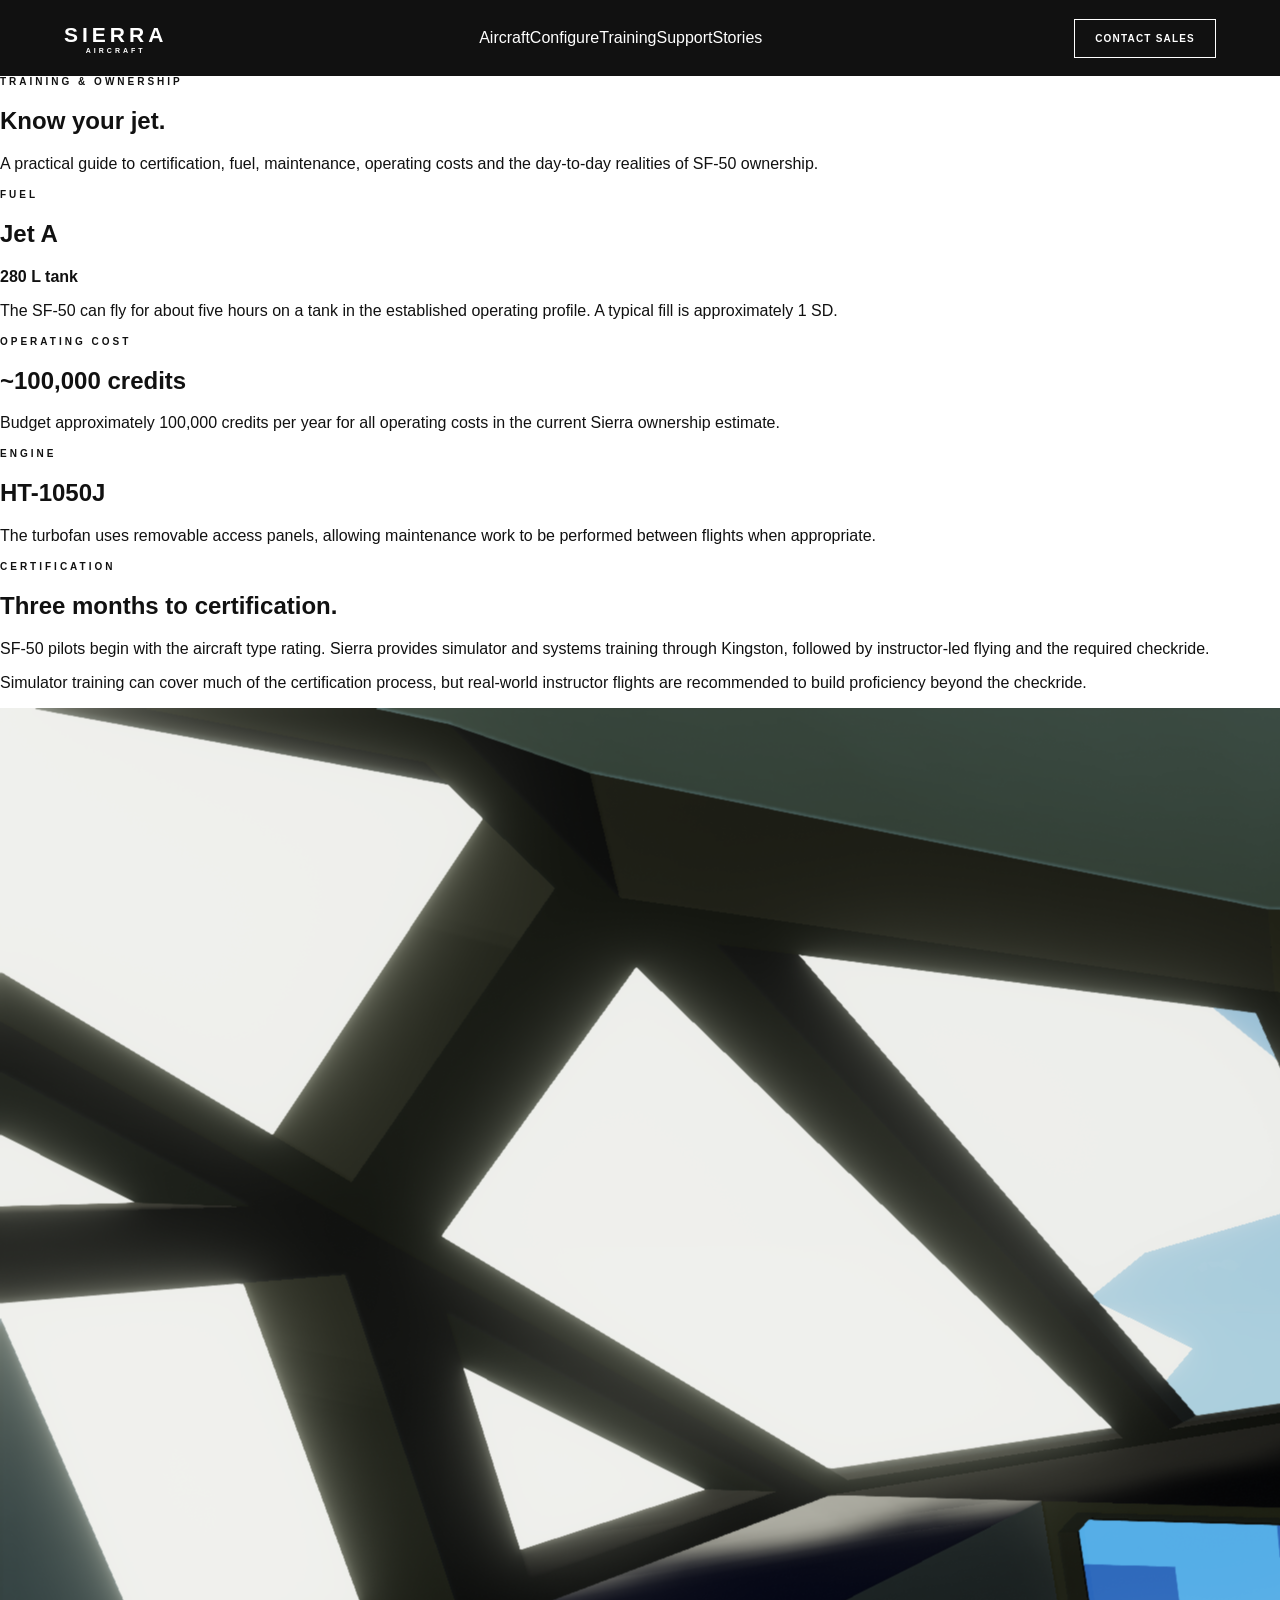
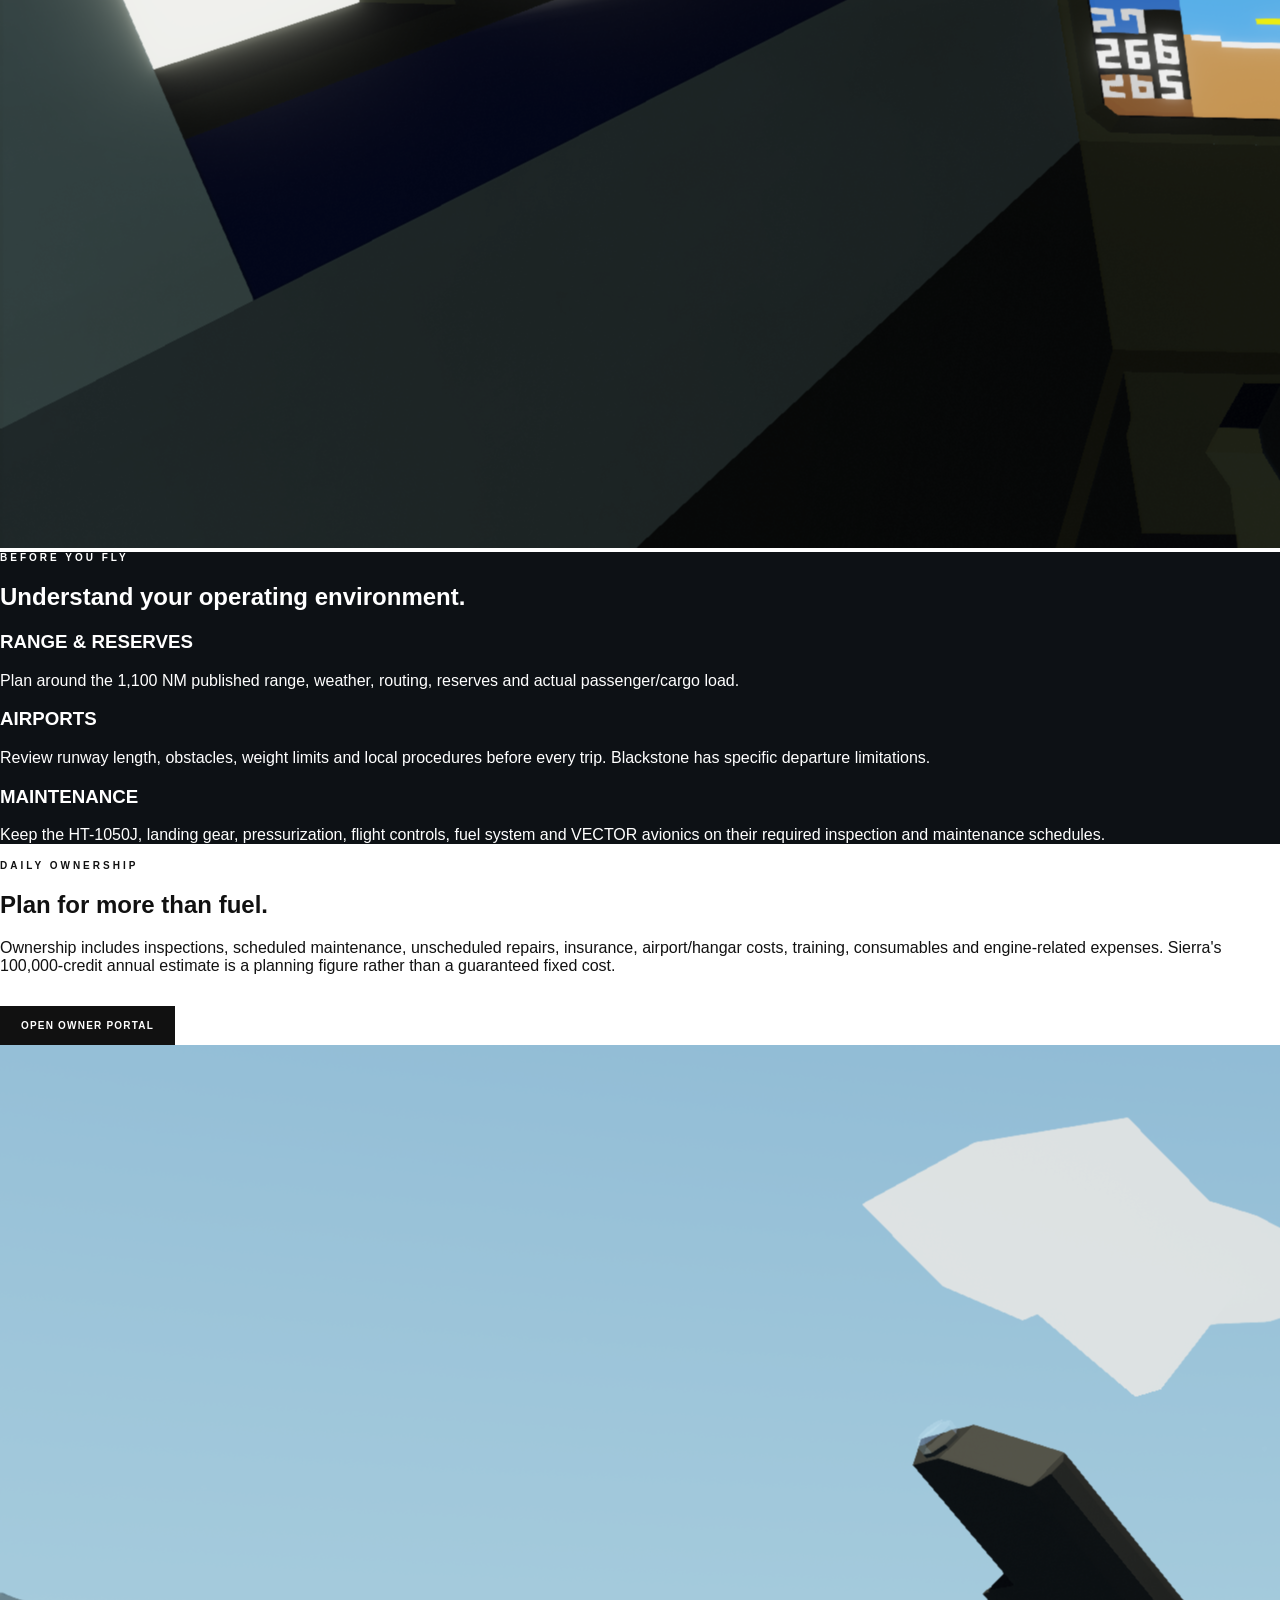
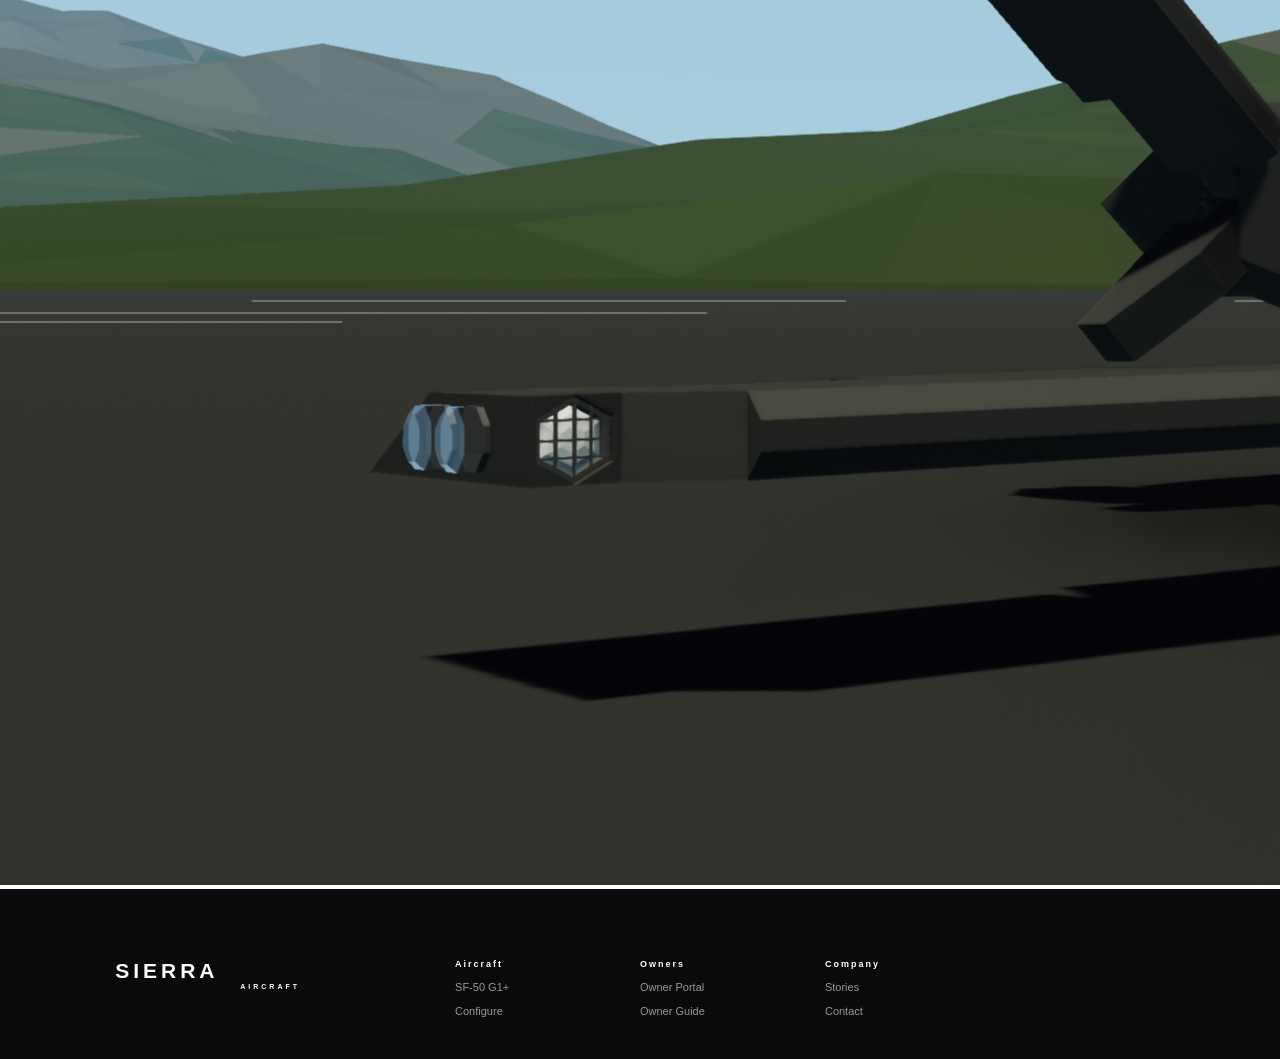
<file: training.html>
<!doctype html><html lang="en"><head><meta charset="utf-8"><meta name="viewport" content="width=device-width,initial-scale=1"><title>Training & Ownership | Sierra Aircraft</title><link rel="stylesheet" href="styles.css"></head><body>
<header style="background:#111;position:relative"><a class="logo" href="index.html">SIERRA <small>AIRCRAFT</small></a><nav><a href="aircraft.html">Aircraft</a><a href="configure.html">Configure</a><a href="training.html">Training</a><a href="owners.html">Support</a><a href="stories.html">Stories</a></nav><a class="cta" href="index.html#contact">Contact Sales</a></header>
<section class="pageHero"><p class="eyebrow">TRAINING & OWNERSHIP</p><h1>Know your jet.</h1><p>A practical guide to certification, fuel, maintenance, operating costs and the day-to-day realities of SF-50 ownership.</p></section>
<section class="costGrid"><article><p class="eyebrow">FUEL</p><h2>Jet A</h2><b>280 L tank</b><p>The SF-50 can fly for about five hours on a tank in the established operating profile. A typical fill is approximately 1 SD.</p></article><article><p class="eyebrow">OPERATING COST</p><h2>~100,000 credits</h2><p>Budget approximately 100,000 credits per year for all operating costs in the current Sierra ownership estimate.</p></article><article><p class="eyebrow">ENGINE</p><h2>HT-1050J</h2><p>The turbofan uses removable access panels, allowing maintenance work to be performed between flights when appropriate.</p></article></section>
<section class="ownerGuide"><div><p class="eyebrow">CERTIFICATION</p><h2>Three months to certification.</h2><p>SF-50 pilots begin with the aircraft type rating. Sierra provides simulator and systems training through Kingston, followed by instructor-led flying and the required checkride.</p><p>Simulator training can cover much of the certification process, but real-world instructor flights are recommended to build proficiency beyond the checkride.</p></div><img src="Base Profile Screenshot 2026.09.27 - 17.26.10.51.png"></section>
<section class="dark"><p class="eyebrow">BEFORE YOU FLY</p><h2>Understand your operating environment.</h2><div class="grid three"><article><h3>RANGE & RESERVES</h3><p>Plan around the 1,100 NM published range, weather, routing, reserves and actual passenger/cargo load.</p></article><article><h3>AIRPORTS</h3><p>Review runway length, obstacles, weight limits and local procedures before every trip. Blackstone has specific departure limitations.</p></article><article><h3>MAINTENANCE</h3><p>Keep the HT-1050J, landing gear, pressurization, flight controls, fuel system and VECTOR avionics on their required inspection and maintenance schedules.</p></article></div></section>
<section class="ownerGuide"><div><p class="eyebrow">DAILY OWNERSHIP</p><h2>Plan for more than fuel.</h2><p>Ownership includes inspections, scheduled maintenance, unscheduled repairs, insurance, airport/hangar costs, training, consumables and engine-related expenses. Sierra's 100,000-credit annual estimate is a planning figure rather than a guaranteed fixed cost.</p><a class="btn darkBtn" href="owners.html">Open Owner Portal</a></div><img src="Base Profile Screenshot 2026.09.27 - 17.21.08.29.png"></section>
<footer><div class="logo">SIERRA <small>AIRCRAFT</small></div><div><h4>Aircraft</h4><a href="aircraft.html">SF-50 G1+</a><a href="configure.html">Configure</a></div><div><h4>Owners</h4><a href="owners.html">Owner Portal</a><a href="training.html">Owner Guide</a></div><div><h4>Company</h4><a href="stories.html">Stories</a><a href="index.html#contact">Contact</a></div></footer></body></html>
</file>
<file: styles.css>
*{box-sizing:border-box}html{scroll-behavior:smooth}body{margin:0;font-family:Arial,Helvetica,sans-serif;color:#111;background:#fff}a{text-decoration:none;color:inherit}header{height:76px;display:flex;align-items:center;justify-content:space-between;padding:0 5%;position:absolute;z-index:20;width:100%;color:#fff}.floatingHeader{position:fixed;top:20px;left:4%;right:4%;width:auto;height:66px;padding:0 24px;background:rgba(255,255,255,.94);color:#111;border:1px solid rgba(0,0,0,.12);border-radius:40px;box-shadow:0 10px 35px rgba(0,0,0,.14);backdrop-filter:blur(18px)}.logo{font-size:21px;font-weight:800;letter-spacing:4px}.logo small{display:block;font-size:7px;letter-spacing:3px;text-align:center}.floatingHeader nav{display:flex;gap:27px;font-size:11px;text-transform:uppercase;letter-spacing:1px}.floatingHeader .cta{background:#111;color:#fff;border-color:#111}.cta,.btn{padding:13px 20px;border:1px solid currentColor;text-transform:uppercase;font-size:10px;letter-spacing:1.2px;font-weight:800}.hero{height:100vh;min-height:700px;position:relative;overflow:hidden;background:#111}.hero>img{width:100%;height:100%;object-fit:cover}.shade{position:absolute;inset:0;background:linear-gradient(90deg,rgba(0,0,0,.65),rgba(0,0,0,.05) 72%)}.heroText{position:absolute;left:9%;top:50%;transform:translateY(-28%);color:#fff;max-width:700px}.eyebrow{font-size:10px;letter-spacing:3px;font-weight:800;margin:0 0 18px}.heroText h1{font-size:clamp(55px,7vw,105px);line-height:.9;letter-spacing:-4px;margin:0 0 25px}.heroText span{font-size:19px;line-height:1.5;display:block;max-width:600px}.heroText>div{margin-top:30px}.light{background:#fff;color:#111;border-color:#fff}.intro{padding:120px 9%;display:grid;grid-template-columns:1fr 1fr;gap:8vw;align-items:center}.g1Intro h2,.featureTiles h2,.experience h2,.configureCallout h2,.contact h2{font-size:clamp(44px,5vw,72px);line-height:.96;letter-spacing:-3px;margin:0 0 25px}.intro>div:last-child p{font-size:18px;line-height:1.8;color:#555;max-width:650px}.textLink{font-size:10px;font-weight:800;letter-spacing:1.3px;border-bottom:1px solid;padding-bottom:5px}.featureTiles{display:grid;grid-template-columns:repeat(3,1fr)}.featureTiles article{min-height:650px;background:#f1f2f3;display:flex;flex-direction:column}.featureTiles article:nth-child(2){background:#101419;color:#fff}.featureTiles article:nth-child(3){background:#e9ecee}.tileImage{height:310px;background-size:cover;background-position:center}.tileTraining{background-image:url('Azure.png')}.tileOwner{background-image:url('Obsidian.png')}.tileStories{background-image:url('Forest Green.png')}.featureTiles article>div:last-child{padding:48px}.featureTiles article p:not(.eyebrow){line-height:1.7;color:#666}.featureTiles article:nth-child(2) p:not(.eyebrow){color:#aaa}.featureTiles article a{font-size:10px;font-weight:800;letter-spacing:1px;margin-top:15px;display:inline-block}.dark{background:#0d1115;color:#fff}.experience{padding:115px 9%}.stats{display:grid;grid-template-columns:repeat(4,1fr);margin-top:60px;border-top:1px solid #353a40;border-bottom:1px solid #353a40}.stats>div{padding:35px 15px;text-align:center;border-right:1px solid #353a40}.stats>div:last-child{border:0}.stats b{display:block;font-size:48px}.stats span{font-size:9px;letter-spacing:2px;color:#9099a0}.configureCallout{padding:120px 9%;display:grid;grid-template-columns:1fr 1.2fr;gap:7vw;align-items:center;background:#f1f3f4}.configureCallout>div:first-child p:not(.eyebrow){font-size:18px;line-height:1.7;color:#555;max-width:600px}.darkBtn{background:#111;color:#fff;border-color:#111;display:inline-block;margin-top:15px}.configPreview{height:480px;overflow:hidden;background:#ddd}.configPreview img{width:100%;height:100%;object-fit:cover}.contact{padding:115px 9%;display:grid;grid-template-columns:1fr 1fr;gap:8vw;background:#eee}.contact>div>p:not(.eyebrow){font-size:18px;line-height:1.7;color:#555}.contact form{display:flex;flex-direction:column;gap:12px}.contact input,.contact textarea{padding:15px;border:1px solid #bbb;background:#fff;font:inherit}.contact textarea{height:150px}.contact button{cursor:pointer}footer{background:#080a0c;color:#fff;padding:70px 9% 30px;display:grid;grid-template-columns:2fr repeat(4,1fr);gap:30px}footer h4{font-size:9px;letter-spacing:2px;margin:0 0 12px}footer a{display:block;color:#999;font-size:11px;margin:12px 0}@media(max-width:850px){.floatingHeader{left:2%;right:2%;padding:0 15px}.floatingHeader nav{display:none}.heroText{left:7%}.intro,.configureCallout,.contact{grid-template-columns:1fr;padding:80px 7%}.featureTiles{grid-template-columns:1fr}.featureTiles article{min-height:0}.stats{grid-template-columns:1fr 1fr}.stats>div:nth-child(2){border-right:0}.stats>div{border-bottom:1px solid #353a40}.configPreview{height:360px}footer{grid-template-columns:1fr 1fr}.heroText h1{letter-spacing:-2px}}
</file>
